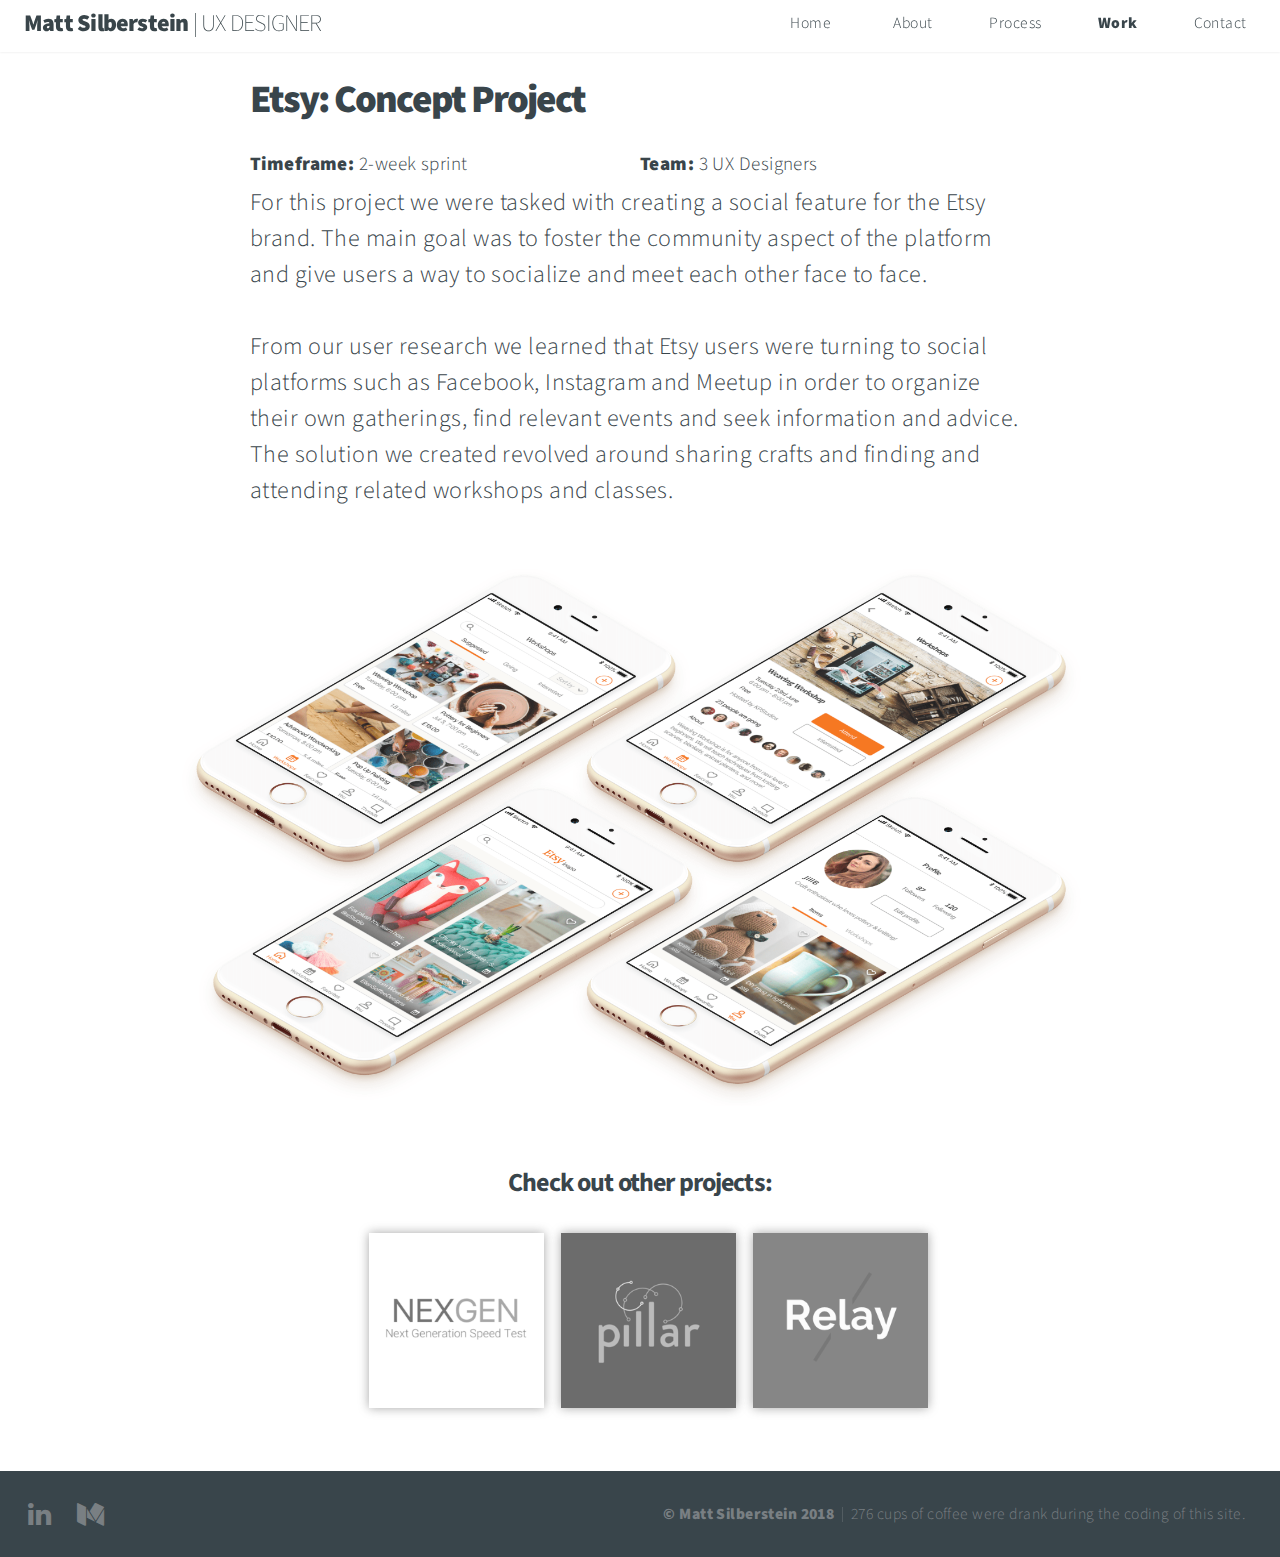
<file: etsy.html>
<!DOCTYPE HTML>
<!--
	Big Picture by HTML5 UP
	html5up.net | @ajlkn
	Free for personal and commercial use under the CCA 3.0 license (html5up.net/license)
-->
<html>
	<head>
		<title>Etsy - M Silberstein Portfolio</title>
		<meta charset="utf-8" />
		<meta name="viewport" content="width=device-width, initial-scale=1" />
		<!--[if lte IE 8]><script src="assets/js/ie/html5shiv.js"></script><![endif]-->
		<link rel="stylesheet" href="assets/css/main.css" />
		<!--[if lte IE 8]><link rel="stylesheet" href="assets/css/ie8.css" /><![endif]-->
		<!--[if lte IE 9]><link rel="stylesheet" href="assets/css/ie9.css" /><![endif]-->
		<link type="text/css" rel="stylesheet" href="assets/css/changes.css">
		<link type="text/css" rel="stylesheet" href="assets/css/changes.css">
		<link rel="apple-touch-icon" sizes="57x57" href="./coficon/apple-icon-57x57.png">
		<link rel="apple-touch-icon" sizes="60x60" href="./coficon/apple-icon-60x60.png">
		<link rel="apple-touch-icon" sizes="72x72" href="./coficon/apple-icon-72x72.png">
		<link rel="apple-touch-icon" sizes="76x76" href="./coficon/apple-icon-76x76.png">
		<link rel="apple-touch-icon" sizes="114x114" href="./coficon/apple-icon-114x114.png">
		<link rel="apple-touch-icon" sizes="120x120" href="./coficon/apple-icon-120x120.png">
		<link rel="apple-touch-icon" sizes="144x144" href="./coficon/apple-icon-144x144.png">
		<link rel="apple-touch-icon" sizes="152x152" href="./coficon/apple-icon-152x152.png">
		<link rel="apple-touch-icon" sizes="180x180" href="./coficon/apple-icon-180x180.png">
		<link rel="icon" type="image/png" sizes="192x192"  href="./coficon/android-icon-192x192.png">
		<link rel="icon" type="image/png" sizes="32x32" href="./coficon/favicon-32x32.png">
		<link rel="icon" type="image/png" sizes="96x96" href="./coficon/favicon-96x96.png">
		<link rel="icon" type="image/png" sizes="16x16" href="./coficon/favicon-16x16.png">
		<link rel="manifest" href="./coficon/manifest.json">
		<meta name="msapplication-TileColor" content="#ffffff">
		<meta name="msapplication-TileImage" content="/ms-icon-144x144.png">
		<meta name="theme-color" content="#ffffff">
	</head>
	<body>

		<!-- Header -->
		<header id="header">
			<a href="index.html"><h1>Matt Silberstein <span>| UX DESIGNER</span></h1></a>
			<nav>
				<ul>
					<li><a href="index.html">Home</a></li>
					<li><a href="index.html#work">About</a></li>
					<li><a href="index.html#process">Process</a></li>
					<li><a href="index.html#one"><strong>Work</strong></a></li>
					<li><a href="index.html#contact">Contact</a></li>
				</ul>
			</nav>
		</header>
<!--
		 Intro
			<section id="intro" class="main style1 dark fullscreen">
				<div class="content">
					<header>
						<h2>Hey! I'm Matt</h2>
					</header>
					<p>I drink coffee and design things.</p>
					<footer>
						<a href="#work" class="button style2 down">More</a>
					</footer>
				</div>
			</section> -->

			<!-- Work -->
				<section id="etsy" class="main style3 primary">
					<div class="content">
							<h2>Etsy: Concept Project</h2>
							<div class="smallp">
								<p><strong>Timeframe:</strong> 2-week sprint</p> <p><strong>Team:</strong> 3 UX Designers</p>
							</div>
							<p>For this project we were tasked with creating a social feature for the Etsy brand. The main goal was to foster the community aspect of the platform and give users a way to socialize and meet each other face to face.<br><br>From our user research we learned that Etsy users were turning to social platforms such as Facebook, Instagram and Meetup in order to organize their own gatherings, find relevant events and seek information and advice.<br>The solution we created revolved around sharing crafts and finding and attending related workshops and classes.</p>
							<div class="medium">
								<a href="https://medium.com/@matsilber/etsy-group-project-2a529c63c43" target="_blank" class="icon fa-medium"><strong><span>Read full case study on Medium</span></strong></a>
							</div>
							<div class="mobile">
								<img src="./images/etsymob.png" alt="">
							</div>
							<div class="screens">
								<img src="./images/etsy.png" alt="">
								<a href="https://medium.com/@matsilber/etsy-group-project-2a529c63c43" target="_blank">
									<div class="overlay1">
    								<div class="text">Read full case study on Medium</div>
  								</div>
								</a>
							</div>
							<!-- <div class="iteration">
								<img src="./images/iteration.png" alt="">
							</div>
							<div class="smiley">
								<img src="./images/smileys.png" alt="">
							</div>
							<div class="bottomimgs">
								<img class="mood" src="./images/moodboard.png" alt="">
								<img class="screen" src="./images/pillarscreen.jpg" alt="">
							</div> -->
							<!-- <h3>The Brief</h3>
							<p>Our job was to create a way for pregnant women and moms to log and keep track of their thoughts and feelings. This feature had to be included into their existing app and linked to their other already existing features.</p> -->
              <!-- <div class="flow">
	              <img src="./images/wireframes.png" alt="Wireframes">
              </div>
							<p class="italic">Early wireframes showing the main user flow.</p>
							<div class="flow">
              	<img src="./images/flow1.png" alt="User Flow">
              </div>
							<p class="italic">Diagram of the main user flow.</p>
							<p>Based on this flow I started putting together a mockup in order to discover how the app could be structured.<br><br> The platform selection wouldn't see any major changes in later iterations, but the results and the way the test was presented would changed dramatically.</p>
							<div class="screens">
								<img src="./images/nexgensc1.png" alt="Screen 1">
								<img src="./images/nexgensc2.png" alt="Screen 2">
								<img src="./images/nexgensc3.png" alt="Screen 3">
							</div>
							<p class="italic"><br>First mid fidelity mockups.</p>
							<p>In this early stage, the results where shown in terms or Download Speed, Upload Speed and Latency, much like a regular Speed Test. In addition, I included an option to see Advanced Results in hopes of catering to both tech savy and regular users alike.<br><br> An indicatior in the form of a smiley was added as a way to correlate those results with the streaming performance and to give a simple parameter for users to easily comprehend what do those results mean in terms of video streaming.</p> -->
							<!-- <h3>Process</h3>
							<p></p>
							<h3>The Solution</h3> -->
							<!-- <div class="screens">
								<img src="./images/nexgenv2.png" alt="Version 2 Screen 1">
								<img src="./images/nexgenv2_2.png" alt="Version 2 Screen 2">
								<img src="./images/nexgenv2_3.png" alt="Version 2 Screen 3">
							</div>
							<p class="italic"><br>Second iteration of the app showing new performance indicators.</p>
							<p>In order to better convey the results in terms of performance and not just connection speed we included several new icons which indicated the quality of the results.</p>
							<div class="result_icons">
								<img src="./images/resultsicon1.png" alt="Hourglass Icon">
								<img src="./images/resultsicon2.png" alt="Boat Icon">
								<img src="./images/resultsicon3.png" alt="Wings Icon">
								<img src="./images/resultsicon4.png" alt="Rocket Icon">
							</div>
							<p class="italic"><br>Series of icons showing the range of results.</p>
							<div class="drawings">
								<img src="./images/drawings.png" alt="Drawings">
							</div>
							<p class="italic"><br>Early sketches for the icons.</p>
							<p>This prototype was put together using Proto.io. Once the prototype was finished we began doing doing user testing straight away.</p>
							<h3>User Testing</h3>
							<p>We began doing user testing both internally and externally quite early in the development process. Internal testing was conducted by myself in order to get early feedback on the very first prototype we created.<br><br> External testing was done over Skype sessions, some of which I conducted myself and some of which I took notes of the feedback given by the testers. These tests provided valuable information and shone light on several issues in the design.<br><br> One of the first things we noticed was that users were confused by the way events such as Buffering, Jittering and HD availability were presented.<br> In some cases users were unfamiliar with these terms. For this reason, we knew we had to present them in a clearer way, include onboarding to explain their meaning and make sure the relation between the events and the video test was apparent.</p>
							<h3>Process</h3>
							<p>The process consisted of hi-fi prototypes, user testing feedback and several iterations. Early prototypes had a very playful look and showed video events during the test in the form of floating bubbles. After testing, we noticed that the bubbles created confusion and overwhelmed users during the test. A feeling which stayed with users and prevented them from understanding the results.<br><br> Later prototypes consisted of a more polished look, while still remaining friendly and playful. In addition, we redesigned the way events were showed in order to make them accessible and less confusing.<br><br> User testing of this prototype showed that people reacted better to this simplified approach to video events. Although some confusion still remained, the overall experience was a lot more accessible and by the second test performed most users had a good understanding of how the test worked.</p> -->
							<!-- <h3>Next Steps</h3>
							<p></p> -->
							<h4>Check out other projects:</h4>
							<div class="links">
								<a href="nexgen.html"><img src="./images/nexgenlink1.png" alt=""></a>
								<a href="pillar.html"><img src="./images/pillarlink1.png" alt=""></a>
								<a href="relay.html"><img src="./images/relaylink1.png" alt=""></a>
							</div>
							<!-- <div id="navileft"> -->
								<!-- <div class="precase">
									<a href="pillar.html" class="jambonext icon fa-angle-left"></a>
									<a href="pillar.html"><span>Previous Case Study</span></a>
								</div> -->
								<!-- <div class="nextcase">
									<a href="pillar.html"><span>Next Case Study</span></a>
									<a href="pillar.html" class="jambonext icon fa-angle-right"></a>
								</div>
							</div> -->

						<!-- Gallery
							<div class="gallery">
								<article class="from-left">
									<a href="images/fulls/01.jpg" class="image fit"><img src="images/thumbs/01.jpg" title="The Anonymous Red" alt="" /></a>
								</article>
								<article class="from-right">
									<a href="images/fulls/02.jpg" class="image fit"><img src="images/thumbs/02.jpg" title="Airchitecture II" alt="" /></a>
								</article>
								<article class="from-left">
									<a href="images/fulls/03.jpg" class="image fit"><img src="images/thumbs/03.jpg" title="Air Lounge" alt="" /></a>
								</article>
								<article class="from-right">
									<a href="images/fulls/04.jpg" class="image fit"><img src="images/thumbs/04.jpg" title="Carry on" alt="" /></a>
								</article>
								<article class="from-left">
									<a href="images/fulls/05.jpg" class="image fit"><img src="images/thumbs/05.jpg" title="The sparkling shell" alt="" /></a>
								</article>
								<article class="from-right">
									<a href="images/fulls/06.jpg" class="image fit"><img src="images/thumbs/06.jpg" title="Bent IX" alt="" /></a>
								</article>
							</div> -->

					</div>
				</section>
<!--
		 One
			<section id="one" class="main style2 right dark fullscreen">
				<div class="content box style2">
					<header>
						<h2>NexGen</h2>
					</header>
					<p>Nexgen is a video speed test app by OpenSignal which aims to bring speed tests to a whole new level.</p>
					<div class="readmore">
						<span><a href="#">Read more</a></span>
					</div>
				</div>
				<a href="#two" class="button style2 down anchored">Next</a>
			</section>

		 Two
			<section id="two" class="main style2 left dark fullscreen">
				<div class="content box style2">
					<header>
						<h2>Signal Mapper</h2>
					</header>
					<p>Lorem ipsum dolor sit amet et sapien sed elementum egestas dolore condimentum.
					Fusce blandit ultrices sapien, in accumsan orci rhoncus eu. Sed sodales venenatis arcu,
					id varius justo euismod in. Curabitur egestas consectetur magna.</p>
					<div class="readmore">
						<span><a href="#">Read more</a></span>
					</div>
				</div>
				<a href="#three" class="button style2 down anchored">Next</a>
			</section>

			 Three
				<section id="three" class="main style2 right dark fullscreen">
					<div class="content box style2">
						<header>
							<h2>Jambo!</h2>
						</header>
						<p>Jambo! is a food deliver platform that aims to popularize african food in London.</p>
						<div class="readmore">
							<span><a href="#">Read more</a></span>
						</div>
					</div>
					<a href="#work" class="button style2 down anchored">Next</a>
				</section> -->

		<!-- Contact
			<section id="contact" class="main style3 secondary">
				<div class="content">
					<header>
						<h2>Say Hello!</h2>
						<p>Do you think I'm the right fit for your team? Send me a message, lets drink coffee and design things together.</p>
					</header>
					<div class="box">
						<form method="post" action="mailto:matsilber@gmail.com">
							<div class="field half first"><input type="text" name="name" placeholder="Name" /></div>
							<div class="field half"><input type="email" name="email" placeholder="Email" /></div>
							<div class="field"><textarea name="message" placeholder="Message" rows="6"></textarea></div>
							<ul class="actions">
								<li><input type="submit" value="Send Message" /></li>
							</ul>
						</form>
					</div>
				</div>
			</section> -->

			<!-- Footer -->
			<footer id="footer">

				<!-- Icons -->
					<ul class="actions">
						<li><a href="https://linkedin.com/in/matt-silberstein" target="_blank" class="icon fa-linkedin"><span class="label">LinkedIn</span></a></li>
						<li><a href="https://medium.com/@matsilber" target="_blank" class="icon fa-medium"><span class="label">Medium</span></a></li>
						<!-- <li><a href="#" class="icon fa-envelope-o"><span class="label">Email</span></a></li> -->
					</ul>

				<!-- Menu -->
					<ul class="menu">
						<li><strong>&copy; Matt Silberstein 2018</strong></li><li>276 cups of coffee were drank during the coding of this site.</li>
					</ul>

			</footer>

		<!-- Scripts -->
			<script src="assets/js/jquery.min.js"></script>
			<script src="assets/js/jquery.poptrox.min.js"></script>
			<script src="assets/js/jquery.scrolly.min.js"></script>
			<script src="assets/js/jquery.scrollex.min.js"></script>
			<script src="assets/js/skel.min.js"></script>
			<script src="assets/js/util.js"></script>
			<!--[if lte IE 8]><script src="assets/js/ie/respond.min.js"></script><![endif]-->
			<script src="assets/js/main.js"></script>

	</body>
</html>
</file>
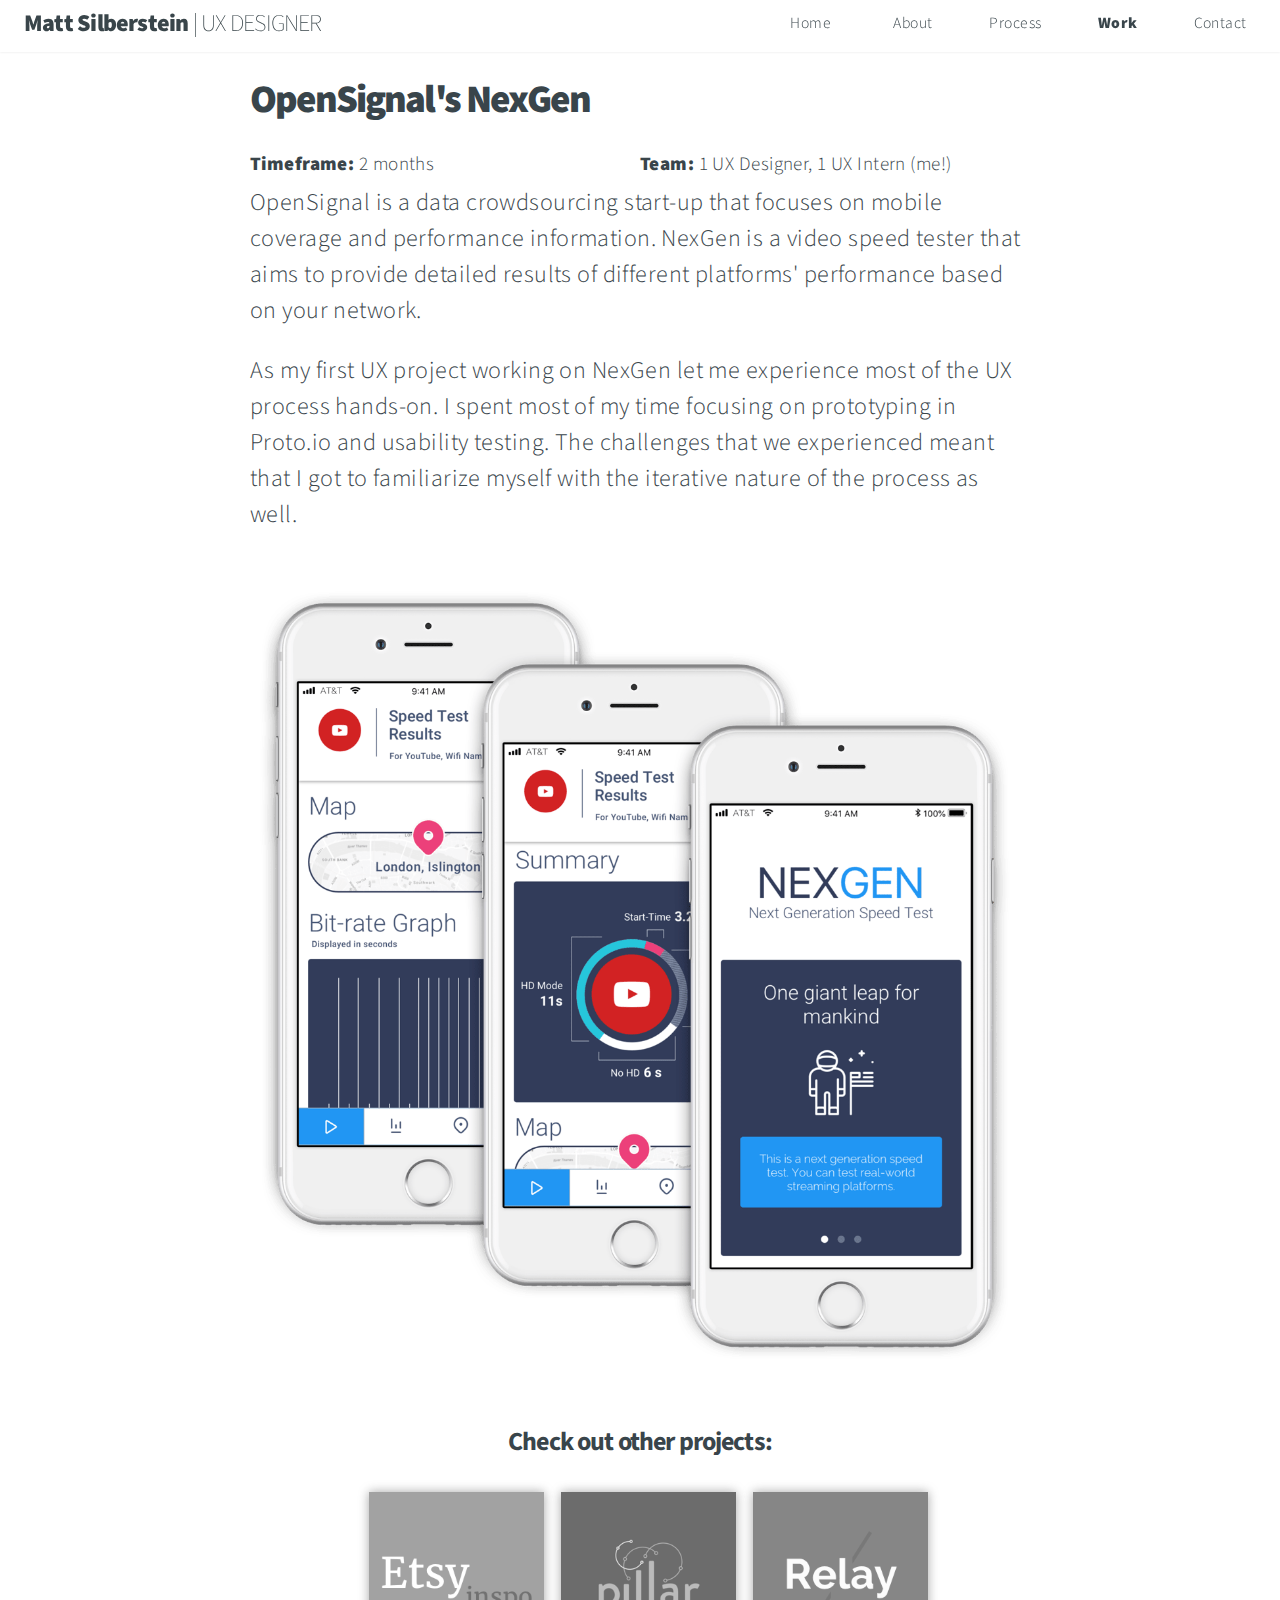
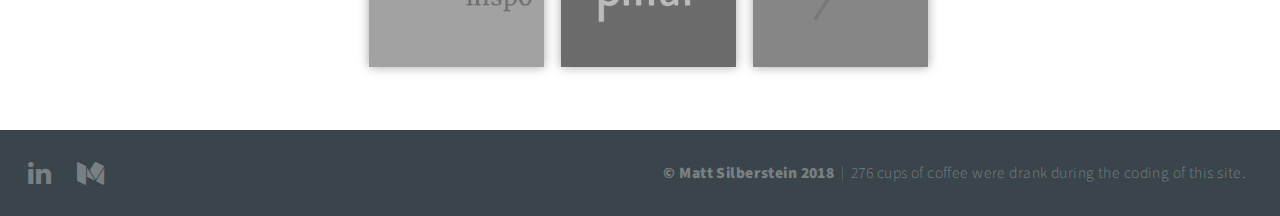
<file: nexgen.html>
<!DOCTYPE HTML>
<!--
	Big Picture by HTML5 UP
	html5up.net | @ajlkn
	Free for personal and commercial use under the CCA 3.0 license (html5up.net/license)
-->
<html>
	<head>
		<title>NexGen - M Silberstein Portfolio</title>
		<meta charset="utf-8" />
		<meta name="viewport" content="width=device-width, initial-scale=1" />
		<!--[if lte IE 8]><script src="assets/js/ie/html5shiv.js"></script><![endif]-->
		<link rel="stylesheet" href="assets/css/main.css" />
		<!--[if lte IE 8]><link rel="stylesheet" href="assets/css/ie8.css" /><![endif]-->
		<!--[if lte IE 9]><link rel="stylesheet" href="assets/css/ie9.css" /><![endif]-->
		<link type="text/css" rel="stylesheet" href="assets/css/changes.css">
		<link rel="apple-touch-icon" sizes="57x57" href="./coficon/apple-icon-57x57.png">
		<link rel="apple-touch-icon" sizes="60x60" href="./coficon/apple-icon-60x60.png">
		<link rel="apple-touch-icon" sizes="72x72" href="./coficon/apple-icon-72x72.png">
		<link rel="apple-touch-icon" sizes="76x76" href="./coficon/apple-icon-76x76.png">
		<link rel="apple-touch-icon" sizes="114x114" href="./coficon/apple-icon-114x114.png">
		<link rel="apple-touch-icon" sizes="120x120" href="./coficon/apple-icon-120x120.png">
		<link rel="apple-touch-icon" sizes="144x144" href="./coficon/apple-icon-144x144.png">
		<link rel="apple-touch-icon" sizes="152x152" href="./coficon/apple-icon-152x152.png">
		<link rel="apple-touch-icon" sizes="180x180" href="./coficon/apple-icon-180x180.png">
		<link rel="icon" type="image/png" sizes="192x192"  href="./coficon/android-icon-192x192.png">
		<link rel="icon" type="image/png" sizes="32x32" href="./coficon/favicon-32x32.png">
		<link rel="icon" type="image/png" sizes="96x96" href="./coficon/favicon-96x96.png">
		<link rel="icon" type="image/png" sizes="16x16" href="./coficon/favicon-16x16.png">
		<link rel="manifest" href="./coficon/manifest.json">
		<meta name="msapplication-TileColor" content="#ffffff">
		<meta name="msapplication-TileImage" content="/ms-icon-144x144.png">
		<meta name="theme-color" content="#ffffff">
	</head>
	<body>

		<!-- Header -->
		<header id="header">
			<a href="index.html"><h1>Matt Silberstein <span>| UX DESIGNER</span></h1></a>
			<nav>
				<ul>
					<li><a href="index.html">Home</a></li>
					<li><a href="index.html#work">About</a></li>
					<li><a href="index.html#process">Process</a></li>
					<li><a href="index.html#one"><strong>Work</strong></a></li>
					<li><a href="index.html#contact">Contact</a></li>
				</ul>
			</nav>
		</header>
<!--
		 Intro
			<section id="intro" class="main style1 dark fullscreen">
				<div class="content">
					<header>
						<h2>Hey! I'm Matt</h2>
					</header>
					<p>I drink coffee and design things.</p>
					<footer>
						<a href="#work" class="button style2 down">More</a>
					</footer>
				</div>
			</section> -->

			<!-- Work -->
				<section id="nexgen" class="main style3 primary">
					<div class="content">
							<h2>OpenSignal's NexGen</h2>
							<div class="smallp">
								<p><strong>Timeframe:</strong> 2 months</p> <p><strong>Team:</strong> 1 UX Designer, 1 UX Intern (me!)</p>
							</div>
							<p>OpenSignal is a data crowdsourcing start-up that focuses on mobile coverage and performance information. NexGen is a video speed tester that aims to provide detailed results of different platforms' performance based on your network.</p>
							<p>As my first UX project working on NexGen let me experience most of the UX process hands-on. I spent most of my time focusing on prototyping in Proto.io and usability testing. The challenges that we experienced meant that I got to familiarize myself with the iterative nature of the process as well.</p>
							<div class="medium">
								<a href="https://medium.com/@matsilber/etsy-group-project-2a529c63c43" target="_blank" class="icon fa-medium"><strong><span>Read full case study on Medium</span></strong></a>
							</div>
							<div class="screens">
								<img src="./images/nexgenimg.png" alt="">
								<a href="https://medium.com/@matsilber/nexgen-case-study-72fe96ee2316" target="_blank">
									<div class="overlay4">
    								<div class="text">Read full case study on Medium</div>
  								</div>
								</a>
							</div>
							<!-- <div class="iteration">
								<img src="./images/iteration.png" alt="">
							</div>
							<div class="smiley">
								<img src="./images/smileys.png" alt="">
							</div>
							<div class="bottomimgs">
								<img class="mood" src="./images/moodboard.png" alt="">
								<img class="screen" src="./images/pillarscreen.jpg" alt="">
							</div> -->
							<!-- <h3>The Brief</h3>
							<p>Our job was to create a way for pregnant women and moms to log and keep track of their thoughts and feelings. This feature had to be included into their existing app and linked to their other already existing features.</p> -->
              <!-- <div class="flow">
	              <img src="./images/wireframes.png" alt="Wireframes">
              </div>
							<p class="italic">Early wireframes showing the main user flow.</p>
							<div class="flow">
              	<img src="./images/flow1.png" alt="User Flow">
              </div>
							<p class="italic">Diagram of the main user flow.</p>
							<p>Based on this flow I started putting together a mockup in order to discover how the app could be structured.<br><br> The platform selection wouldn't see any major changes in later iterations, but the results and the way the test was presented would changed dramatically.</p>
							<div class="screens">
								<img src="./images/nexgensc1.png" alt="Screen 1">
								<img src="./images/nexgensc2.png" alt="Screen 2">
								<img src="./images/nexgensc3.png" alt="Screen 3">
							</div>
							<p class="italic"><br>First mid fidelity mockups.</p>
							<p>In this early stage, the results where shown in terms or Download Speed, Upload Speed and Latency, much like a regular Speed Test. In addition, I included an option to see Advanced Results in hopes of catering to both tech savy and regular users alike.<br><br> An indicatior in the form of a smiley was added as a way to correlate those results with the streaming performance and to give a simple parameter for users to easily comprehend what do those results mean in terms of video streaming.</p> -->
							<!-- <h3>Process</h3>
							<p></p>
							<h3>The Solution</h3> -->
							<!-- <div class="screens">
								<img src="./images/nexgenv2.png" alt="Version 2 Screen 1">
								<img src="./images/nexgenv2_2.png" alt="Version 2 Screen 2">
								<img src="./images/nexgenv2_3.png" alt="Version 2 Screen 3">
							</div>
							<p class="italic"><br>Second iteration of the app showing new performance indicators.</p>
							<p>In order to better convey the results in terms of performance and not just connection speed we included several new icons which indicated the quality of the results.</p>
							<div class="result_icons">
								<img src="./images/resultsicon1.png" alt="Hourglass Icon">
								<img src="./images/resultsicon2.png" alt="Boat Icon">
								<img src="./images/resultsicon3.png" alt="Wings Icon">
								<img src="./images/resultsicon4.png" alt="Rocket Icon">
							</div>
							<p class="italic"><br>Series of icons showing the range of results.</p>
							<div class="drawings">
								<img src="./images/drawings.png" alt="Drawings">
							</div>
							<p class="italic"><br>Early sketches for the icons.</p>
							<p>This prototype was put together using Proto.io. Once the prototype was finished we began doing doing user testing straight away.</p>
							<h3>User Testing</h3>
							<p>We began doing user testing both internally and externally quite early in the development process. Internal testing was conducted by myself in order to get early feedback on the very first prototype we created.<br><br> External testing was done over Skype sessions, some of which I conducted myself and some of which I took notes of the feedback given by the testers. These tests provided valuable information and shone light on several issues in the design.<br><br> One of the first things we noticed was that users were confused by the way events such as Buffering, Jittering and HD availability were presented.<br> In some cases users were unfamiliar with these terms. For this reason, we knew we had to present them in a clearer way, include onboarding to explain their meaning and make sure the relation between the events and the video test was apparent.</p>
							<h3>Process</h3>
							<p>The process consisted of hi-fi prototypes, user testing feedback and several iterations. Early prototypes had a very playful look and showed video events during the test in the form of floating bubbles. After testing, we noticed that the bubbles created confusion and overwhelmed users during the test. A feeling which stayed with users and prevented them from understanding the results.<br><br> Later prototypes consisted of a more polished look, while still remaining friendly and playful. In addition, we redesigned the way events were showed in order to make them accessible and less confusing.<br><br> User testing of this prototype showed that people reacted better to this simplified approach to video events. Although some confusion still remained, the overall experience was a lot more accessible and by the second test performed most users had a good understanding of how the test worked.</p> -->
							<!-- <h3>Next Steps</h3>
							<p></p> -->
							<h4>Check out other projects:</h4>
							<div class="links">
								<a href="etsy.html"><img src="./images/etsylink1.png" alt=""></a>
								<a href="pillar.html"><img src="./images/pillarlink1.png" alt=""></a>
								<a href="relay.html"><img src="./images/relaylink1.png" alt=""></a>
							</div>
							<!-- <div id="navi">
								<div class="precase">
									<a href="relay.html" class="jambonext icon fa-angle-left"></a>
									<a href="relay.html"><span>Previous Case Study</span></a>
								</div> -->
								<!-- <div class="nextcase">
									<a href="nexgen.html"><span>Next Case Study</span></a>
									<a href="nexgen.html" class="jambonext icon fa-angle-right"></a>
								</div> -->
							</div>

						<!-- Gallery
							<div class="gallery">
								<article class="from-left">
									<a href="images/fulls/01.jpg" class="image fit"><img src="images/thumbs/01.jpg" title="The Anonymous Red" alt="" /></a>
								</article>
								<article class="from-right">
									<a href="images/fulls/02.jpg" class="image fit"><img src="images/thumbs/02.jpg" title="Airchitecture II" alt="" /></a>
								</article>
								<article class="from-left">
									<a href="images/fulls/03.jpg" class="image fit"><img src="images/thumbs/03.jpg" title="Air Lounge" alt="" /></a>
								</article>
								<article class="from-right">
									<a href="images/fulls/04.jpg" class="image fit"><img src="images/thumbs/04.jpg" title="Carry on" alt="" /></a>
								</article>
								<article class="from-left">
									<a href="images/fulls/05.jpg" class="image fit"><img src="images/thumbs/05.jpg" title="The sparkling shell" alt="" /></a>
								</article>
								<article class="from-right">
									<a href="images/fulls/06.jpg" class="image fit"><img src="images/thumbs/06.jpg" title="Bent IX" alt="" /></a>
								</article>
							</div> -->

					</div>
				</section>
<!--
		 One
			<section id="one" class="main style2 right dark fullscreen">
				<div class="content box style2">
					<header>
						<h2>NexGen</h2>
					</header>
					<p>Nexgen is a video speed test app by OpenSignal which aims to bring speed tests to a whole new level.</p>
					<div class="readmore">
						<span><a href="#">Read more</a></span>
					</div>
				</div>
				<a href="#two" class="button style2 down anchored">Next</a>
			</section>

		 Two
			<section id="two" class="main style2 left dark fullscreen">
				<div class="content box style2">
					<header>
						<h2>Signal Mapper</h2>
					</header>
					<p>Lorem ipsum dolor sit amet et sapien sed elementum egestas dolore condimentum.
					Fusce blandit ultrices sapien, in accumsan orci rhoncus eu. Sed sodales venenatis arcu,
					id varius justo euismod in. Curabitur egestas consectetur magna.</p>
					<div class="readmore">
						<span><a href="#">Read more</a></span>
					</div>
				</div>
				<a href="#three" class="button style2 down anchored">Next</a>
			</section>

			 Three
				<section id="three" class="main style2 right dark fullscreen">
					<div class="content box style2">
						<header>
							<h2>Jambo!</h2>
						</header>
						<p>Jambo! is a food deliver platform that aims to popularize african food in London.</p>
						<div class="readmore">
							<span><a href="#">Read more</a></span>
						</div>
					</div>
					<a href="#work" class="button style2 down anchored">Next</a>
				</section> -->

		<!-- Contact
			<section id="contact" class="main style3 secondary">
				<div class="content">
					<header>
						<h2>Say Hello!</h2>
						<p>Do you think I'm the right fit for your team? Send me a message, lets drink coffee and design things together.</p>
					</header>
					<div class="box">
						<form method="post" action="mailto:matsilber@gmail.com">
							<div class="field half first"><input type="text" name="name" placeholder="Name" /></div>
							<div class="field half"><input type="email" name="email" placeholder="Email" /></div>
							<div class="field"><textarea name="message" placeholder="Message" rows="6"></textarea></div>
							<ul class="actions">
								<li><input type="submit" value="Send Message" /></li>
							</ul>
						</form>
					</div>
				</div>
			</section> -->

			<!-- Footer -->
			<footer id="footer">

				<!-- Icons -->
					<ul class="actions">
						<li><a href="https://linkedin.com/in/matt-silberstein" target="_blank" class="icon fa-linkedin"><span class="label">LinkedIn</span></a></li>
						<li><a href="https://medium.com/@matsilber" target="_blank" class="icon fa-medium"><span class="label">Medium</span></a></li>
						<!-- <li><a href="#" class="icon fa-envelope-o"><span class="label">Email</span></a></li> -->
					</ul>

				<!-- Menu -->
					<ul class="menu">
						<li><strong>&copy; Matt Silberstein 2018</strong></li><li>276 cups of coffee were drank during the coding of this site.</li>
					</ul>

			</footer>

		<!-- Scripts -->
			<script src="assets/js/jquery.min.js"></script>
			<script src="assets/js/jquery.poptrox.min.js"></script>
			<script src="assets/js/jquery.scrolly.min.js"></script>
			<script src="assets/js/jquery.scrollex.min.js"></script>
			<script src="assets/js/skel.min.js"></script>
			<script src="assets/js/util.js"></script>
			<!--[if lte IE 8]><script src="assets/js/ie/respond.min.js"></script><![endif]-->
			<script src="assets/js/main.js"></script>

	</body>
</html>
</file>
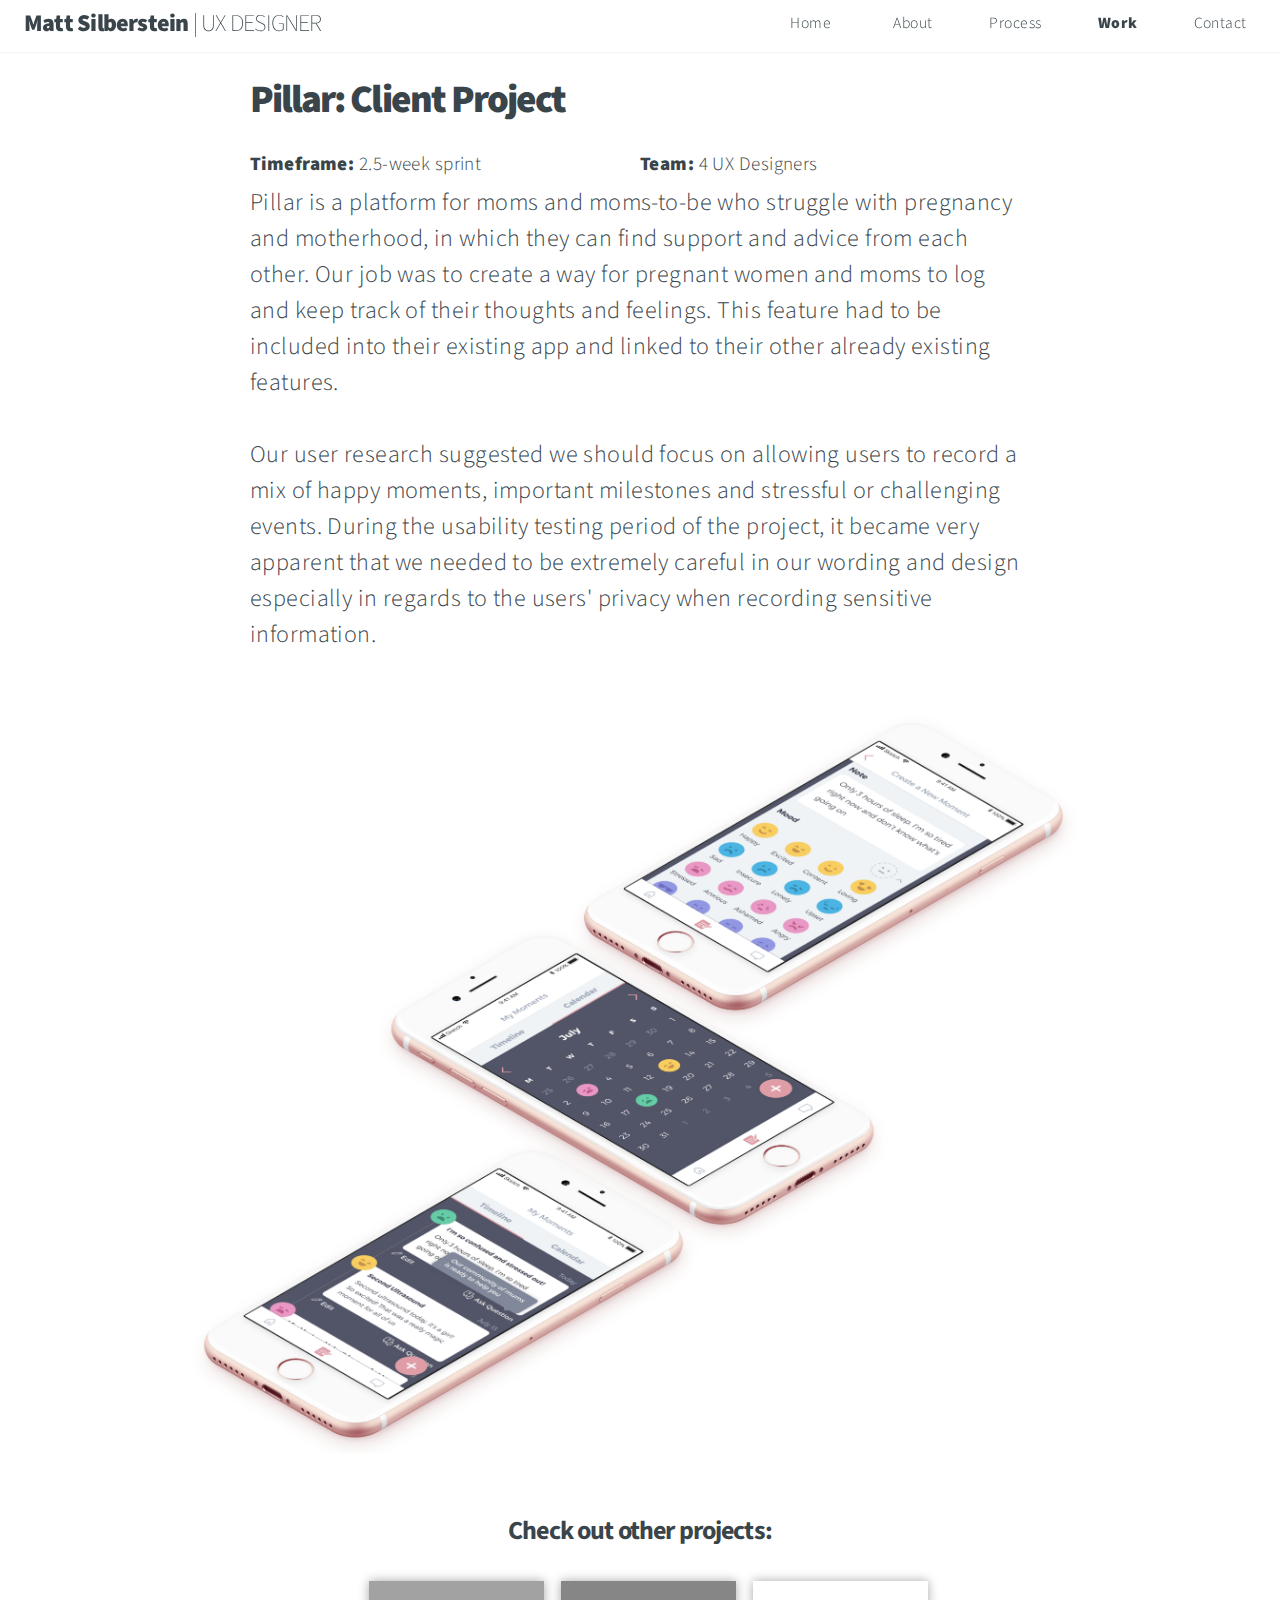
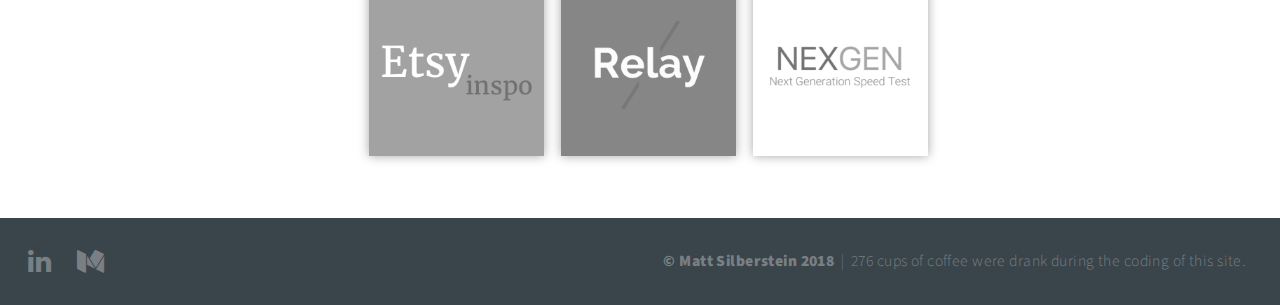
<file: Pillar.html>
<!DOCTYPE HTML>
<!--
	Big Picture by HTML5 UP
	html5up.net | @ajlkn
	Free for personal and commercial use under the CCA 3.0 license (html5up.net/license)
-->
<html>
	<head>
		<title>Pillar - M Silberstein Portfolio</title>
		<meta charset="utf-8" />
		<meta name="viewport" content="width=device-width, initial-scale=1" />
		<!--[if lte IE 8]><script src="assets/js/ie/html5shiv.js"></script><![endif]-->
		<link rel="stylesheet" href="assets/css/main.css" />
		<!--[if lte IE 8]><link rel="stylesheet" href="assets/css/ie8.css" /><![endif]-->
		<!--[if lte IE 9]><link rel="stylesheet" href="assets/css/ie9.css" /><![endif]-->
		<link type="text/css" rel="stylesheet" href="assets/css/changes.css">
		<link type="text/css" rel="stylesheet" href="assets/css/changes.css">
		<link rel="apple-touch-icon" sizes="57x57" href="./coficon/apple-icon-57x57.png">
		<link rel="apple-touch-icon" sizes="60x60" href="./coficon/apple-icon-60x60.png">
		<link rel="apple-touch-icon" sizes="72x72" href="./coficon/apple-icon-72x72.png">
		<link rel="apple-touch-icon" sizes="76x76" href="./coficon/apple-icon-76x76.png">
		<link rel="apple-touch-icon" sizes="114x114" href="./coficon/apple-icon-114x114.png">
		<link rel="apple-touch-icon" sizes="120x120" href="./coficon/apple-icon-120x120.png">
		<link rel="apple-touch-icon" sizes="144x144" href="./coficon/apple-icon-144x144.png">
		<link rel="apple-touch-icon" sizes="152x152" href="./coficon/apple-icon-152x152.png">
		<link rel="apple-touch-icon" sizes="180x180" href="./coficon/apple-icon-180x180.png">
		<link rel="icon" type="image/png" sizes="192x192"  href="./coficon/android-icon-192x192.png">
		<link rel="icon" type="image/png" sizes="32x32" href="./coficon/favicon-32x32.png">
		<link rel="icon" type="image/png" sizes="96x96" href="./coficon/favicon-96x96.png">
		<link rel="icon" type="image/png" sizes="16x16" href="./coficon/favicon-16x16.png">
		<link rel="manifest" href="./coficon/manifest.json">
		<meta name="msapplication-TileColor" content="#ffffff">
		<meta name="msapplication-TileImage" content="/ms-icon-144x144.png">
		<meta name="theme-color" content="#ffffff">
	</head>
	<body>

		<!-- Header -->
		<header id="header">
			<a href="index.html"><h1>Matt Silberstein <span>| UX DESIGNER</span></h1></a>
			<nav>
				<ul>
					<li><a href="index.html">Home</a></li>
					<li><a href="index.html#work">About</a></li>
					<li><a href="index.html#process">Process</a></li>
					<li><a href="index.html#one"><strong>Work</strong></a></li>
					<li><a href="index.html#contact">Contact</a></li>
				</ul>
			</nav>
		</header>
<!--
		 Intro
			<section id="intro" class="main style1 dark fullscreen">
				<div class="content">
					<header>
						<h2>Hey! I'm Matt</h2>
					</header>
					<p>I drink coffee and design things.</p>
					<footer>
						<a href="#work" class="button style2 down">More</a>
					</footer>
				</div>
			</section> -->

			<!-- Work -->
				<section id="pillar" class="main style3 primary">
					<div class="content">
							<h2>Pillar: Client Project</h2>
							<div class="smallp">
								<p><strong>Timeframe:</strong> 2.5-week sprint</p> <p><strong>Team:</strong> 4 UX Designers</p>
							</div>
							<p>Pillar is a platform for moms and moms-to-be who struggle with pregnancy and motherhood, in which they can find support and advice from each other. Our job was to create a way for pregnant women and moms to log and keep track of their thoughts and feelings. This feature had to be included into their existing app and linked to their other already existing features.<br><br>Our user research suggested we should focus on allowing users to record a mix of happy moments, important milestones and stressful or challenging events.
              During the usability testing period of the project, it became very apparent that we needed to be extremely careful in our wording and design especially in regards to the users' privacy when recording sensitive information.</p>
							<div class="medium">
								<a href="https://blog.prototypr.io/client-project-case-study-pillar-ee459a3c91d9" target="_blank" class="icon fa-medium"><strong><span>Read full case study on Medium</span></strong></a>
							</div>
							<div class="screens">
								<img src="./images/pillarimg.png" alt="">
								<a href="https://blog.prototypr.io/client-project-case-study-pillar-ee459a3c91d9" target="_blank">
									<div class="overlay2">
										<div class="text">Read full case study on Medium</div>
									</div>
								</a>
							</div>
							<!-- <div class="iteration">
								<img src="./images/iteration.png" alt="">
							</div>
							<div class="smiley">
								<img src="./images/smileys.png" alt="">
							</div>
							<div class="bottomimgs">
								<img class="mood" src="./images/moodboard.png" alt="">
								<img class="screen" src="./images/pillarscreen.jpg" alt="">
							</div> -->
							<!-- <h3>The Brief</h3>
							<p>Our job was to create a way for pregnant women and moms to log and keep track of their thoughts and feelings. This feature had to be included into their existing app and linked to their other already existing features.</p> -->
              <!-- <div class="flow">
	              <img src="./images/wireframes.png" alt="Wireframes">
              </div>
							<p class="italic">Early wireframes showing the main user flow.</p>
							<div class="flow">
              	<img src="./images/flow1.png" alt="User Flow">
              </div>
							<p class="italic">Diagram of the main user flow.</p>
							<p>Based on this flow I started putting together a mockup in order to discover how the app could be structured.<br><br> The platform selection wouldn't see any major changes in later iterations, but the results and the way the test was presented would changed dramatically.</p>
							<div class="screens">
								<img src="./images/nexgensc1.png" alt="Screen 1">
								<img src="./images/nexgensc2.png" alt="Screen 2">
								<img src="./images/nexgensc3.png" alt="Screen 3">
							</div>
							<p class="italic"><br>First mid fidelity mockups.</p>
							<p>In this early stage, the results where shown in terms or Download Speed, Upload Speed and Latency, much like a regular Speed Test. In addition, I included an option to see Advanced Results in hopes of catering to both tech savy and regular users alike.<br><br> An indicatior in the form of a smiley was added as a way to correlate those results with the streaming performance and to give a simple parameter for users to easily comprehend what do those results mean in terms of video streaming.</p> -->
							<!-- <h3>Process</h3>
							<p></p>
							<h3>The Solution</h3> -->
							<!-- <div class="screens">
								<img src="./images/nexgenv2.png" alt="Version 2 Screen 1">
								<img src="./images/nexgenv2_2.png" alt="Version 2 Screen 2">
								<img src="./images/nexgenv2_3.png" alt="Version 2 Screen 3">
							</div>
							<p class="italic"><br>Second iteration of the app showing new performance indicators.</p>
							<p>In order to better convey the results in terms of performance and not just connection speed we included several new icons which indicated the quality of the results.</p>
							<div class="result_icons">
								<img src="./images/resultsicon1.png" alt="Hourglass Icon">
								<img src="./images/resultsicon2.png" alt="Boat Icon">
								<img src="./images/resultsicon3.png" alt="Wings Icon">
								<img src="./images/resultsicon4.png" alt="Rocket Icon">
							</div>
							<p class="italic"><br>Series of icons showing the range of results.</p>
							<div class="drawings">
								<img src="./images/drawings.png" alt="Drawings">
							</div>
							<p class="italic"><br>Early sketches for the icons.</p>
							<p>This prototype was put together using Proto.io. Once the prototype was finished we began doing doing user testing straight away.</p>
							<h3>User Testing</h3>
							<p>We began doing user testing both internally and externally quite early in the development process. Internal testing was conducted by myself in order to get early feedback on the very first prototype we created.<br><br> External testing was done over Skype sessions, some of which I conducted myself and some of which I took notes of the feedback given by the testers. These tests provided valuable information and shone light on several issues in the design.<br><br> One of the first things we noticed was that users were confused by the way events such as Buffering, Jittering and HD availability were presented.<br> In some cases users were unfamiliar with these terms. For this reason, we knew we had to present them in a clearer way, include onboarding to explain their meaning and make sure the relation between the events and the video test was apparent.</p>
							<h3>Process</h3>
							<p>The process consisted of hi-fi prototypes, user testing feedback and several iterations. Early prototypes had a very playful look and showed video events during the test in the form of floating bubbles. After testing, we noticed that the bubbles created confusion and overwhelmed users during the test. A feeling which stayed with users and prevented them from understanding the results.<br><br> Later prototypes consisted of a more polished look, while still remaining friendly and playful. In addition, we redesigned the way events were showed in order to make them accessible and less confusing.<br><br> User testing of this prototype showed that people reacted better to this simplified approach to video events. Although some confusion still remained, the overall experience was a lot more accessible and by the second test performed most users had a good understanding of how the test worked.</p> -->
							<!-- <h3>Next Steps</h3>
							<p></p> -->
							<!-- <div class="medium">
								<a href="https://blog.prototypr.io/client-project-case-study-pillar-ee459a3c91d9" target="_blank" class="icon fa-medium"><strong><span>Read full case study on Medium</span></strong></a>
							</div> -->
							<h4>Check out other projects:</h4>
							<div class="links">
								<a href="etsy.html"><img src="./images/etsylink1.png" alt=""></a>
								<a href="relay.html"><img src="./images/relaylink1.png" alt=""></a>
								<a href="nexgen.html"><img src="./images/nexgenlink1.png" alt=""></a>
							</div>
							<!-- <div id="navi">
								<div class="precase">
									<a href="etsy.html" class="jambonext icon fa-angle-left"></a>
									<a href="etsy.html"><span>Previous Case Study</span></a>
								</div>
								<div class="nextcase">
									<a href="relay.html"><span>Next Case Study</span></a>
									<a href="relay.html" class="jambonext icon fa-angle-right"></a>
								</div>
							</div> -->

						<!-- Gallery
							<div class="gallery">
								<article class="from-left">
									<a href="images/fulls/01.jpg" class="image fit"><img src="images/thumbs/01.jpg" title="The Anonymous Red" alt="" /></a>
								</article>
								<article class="from-right">
									<a href="images/fulls/02.jpg" class="image fit"><img src="images/thumbs/02.jpg" title="Airchitecture II" alt="" /></a>
								</article>
								<article class="from-left">
									<a href="images/fulls/03.jpg" class="image fit"><img src="images/thumbs/03.jpg" title="Air Lounge" alt="" /></a>
								</article>
								<article class="from-right">
									<a href="images/fulls/04.jpg" class="image fit"><img src="images/thumbs/04.jpg" title="Carry on" alt="" /></a>
								</article>
								<article class="from-left">
									<a href="images/fulls/05.jpg" class="image fit"><img src="images/thumbs/05.jpg" title="The sparkling shell" alt="" /></a>
								</article>
								<article class="from-right">
									<a href="images/fulls/06.jpg" class="image fit"><img src="images/thumbs/06.jpg" title="Bent IX" alt="" /></a>
								</article>
							</div> -->

					</div>
				</section>
<!--
		 One
			<section id="one" class="main style2 right dark fullscreen">
				<div class="content box style2">
					<header>
						<h2>NexGen</h2>
					</header>
					<p>Nexgen is a video speed test app by OpenSignal which aims to bring speed tests to a whole new level.</p>
					<div class="readmore">
						<span><a href="#">Read more</a></span>
					</div>
				</div>
				<a href="#two" class="button style2 down anchored">Next</a>
			</section>

		 Two
			<section id="two" class="main style2 left dark fullscreen">
				<div class="content box style2">
					<header>
						<h2>Signal Mapper</h2>
					</header>
					<p>Lorem ipsum dolor sit amet et sapien sed elementum egestas dolore condimentum.
					Fusce blandit ultrices sapien, in accumsan orci rhoncus eu. Sed sodales venenatis arcu,
					id varius justo euismod in. Curabitur egestas consectetur magna.</p>
					<div class="readmore">
						<span><a href="#">Read more</a></span>
					</div>
				</div>
				<a href="#three" class="button style2 down anchored">Next</a>
			</section>

			 Three
				<section id="three" class="main style2 right dark fullscreen">
					<div class="content box style2">
						<header>
							<h2>Jambo!</h2>
						</header>
						<p>Jambo! is a food deliver platform that aims to popularize african food in London.</p>
						<div class="readmore">
							<span><a href="#">Read more</a></span>
						</div>
					</div>
					<a href="#work" class="button style2 down anchored">Next</a>
				</section> -->

		<!-- Contact
			<section id="contact" class="main style3 secondary">
				<div class="content">
					<header>
						<h2>Say Hello!</h2>
						<p>Do you think I'm the right fit for your team? Send me a message, lets drink coffee and design things together.</p>
					</header>
					<div class="box">
						<form method="post" action="mailto:matsilber@gmail.com">
							<div class="field half first"><input type="text" name="name" placeholder="Name" /></div>
							<div class="field half"><input type="email" name="email" placeholder="Email" /></div>
							<div class="field"><textarea name="message" placeholder="Message" rows="6"></textarea></div>
							<ul class="actions">
								<li><input type="submit" value="Send Message" /></li>
							</ul>
						</form>
					</div>
				</div>
			</section> -->

			<!-- Footer -->
			<footer id="footer">

				<!-- Icons -->
					<ul class="actions">
						<li><a href="https://linkedin.com/in/matt-silberstein" target="_blank" class="icon fa-linkedin"><span class="label">LinkedIn</span></a></li>
						<li><a href="https://medium.com/@matsilber" target="_blank" class="icon fa-medium"><span class="label">Medium</span></a></li>
						<!-- <li><a href="#" class="icon fa-envelope-o"><span class="label">Email</span></a></li> -->
					</ul>

				<!-- Menu -->
					<ul class="menu">
						<li><strong>&copy; Matt Silberstein 2018</strong></li><li>276 cups of coffee were drank during the coding of this site.</li>
					</ul>

			</footer>

		<!-- Scripts -->
			<script src="assets/js/jquery.min.js"></script>
			<script src="assets/js/jquery.poptrox.min.js"></script>
			<script src="assets/js/jquery.scrolly.min.js"></script>
			<script src="assets/js/jquery.scrollex.min.js"></script>
			<script src="assets/js/skel.min.js"></script>
			<script src="assets/js/util.js"></script>
			<!--[if lte IE 8]><script src="assets/js/ie/respond.min.js"></script><![endif]-->
			<script src="assets/js/main.js"></script>

	</body>
</html>
</file>
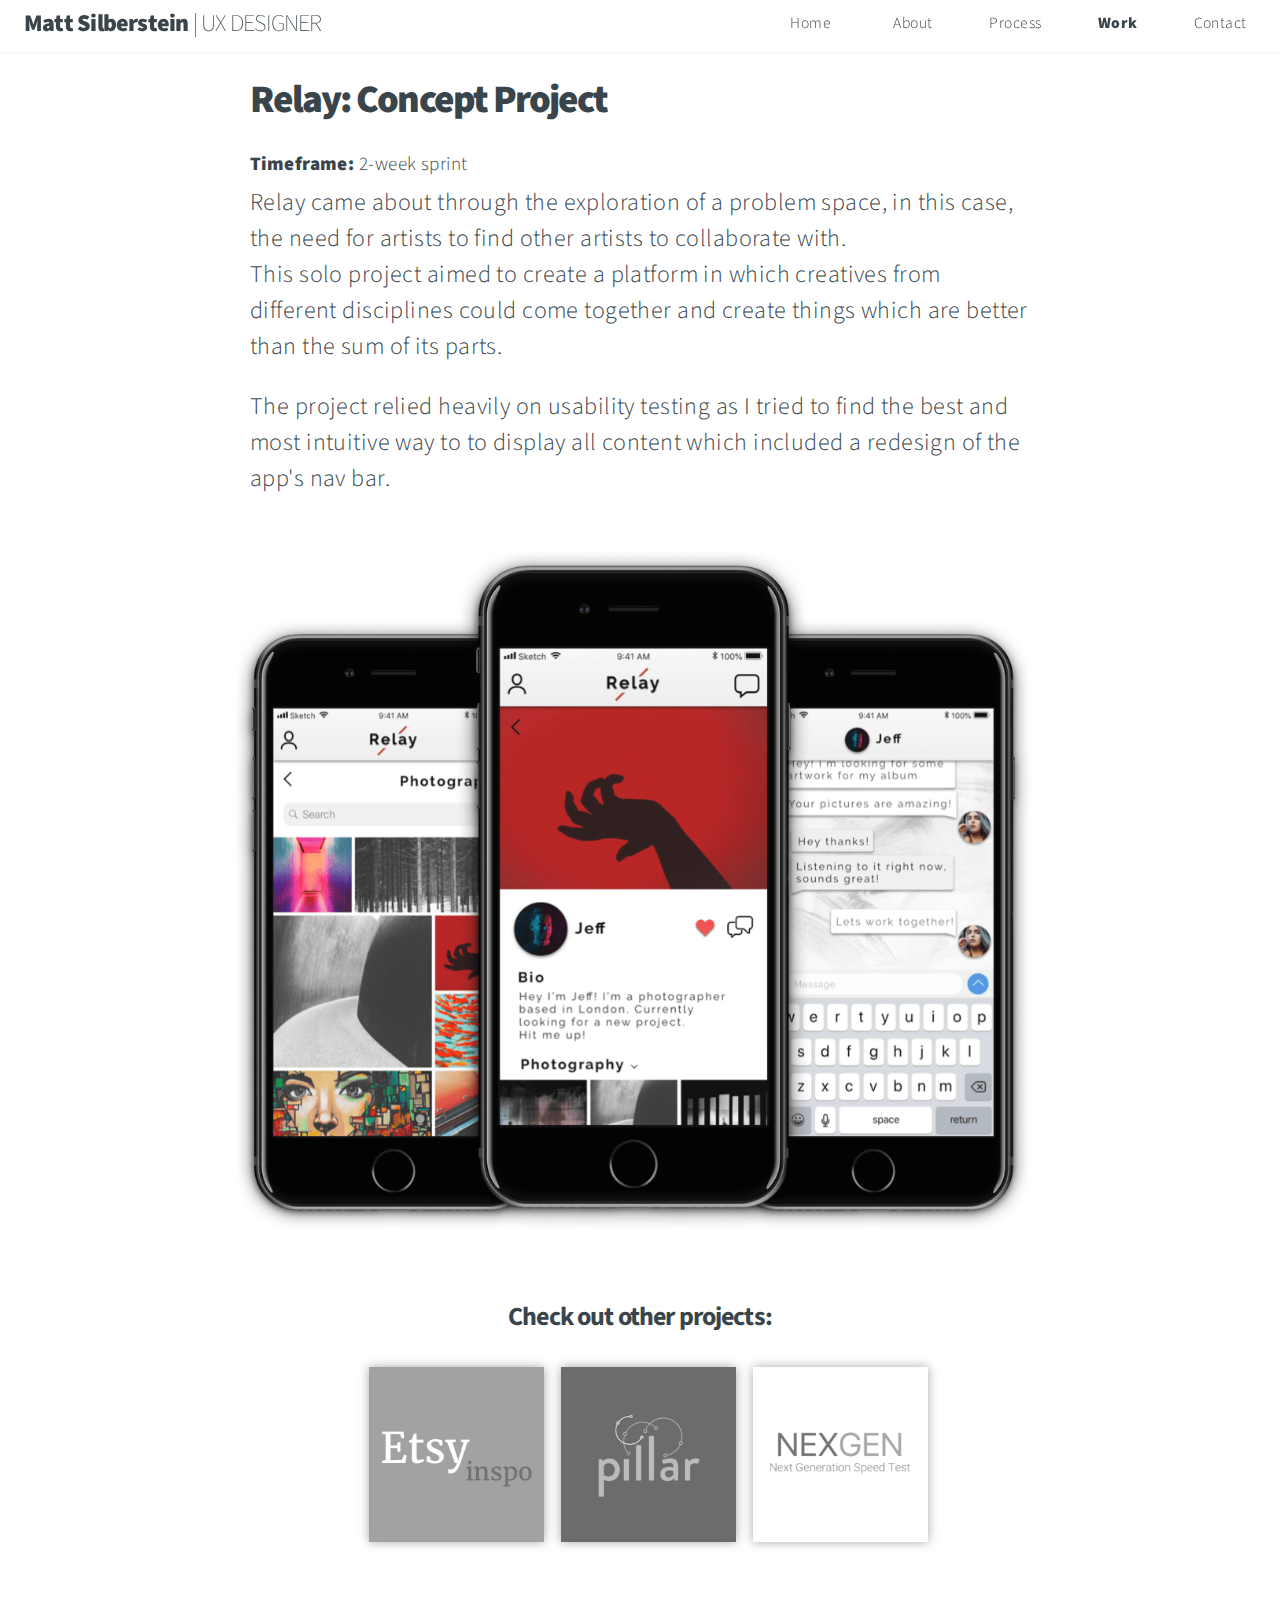
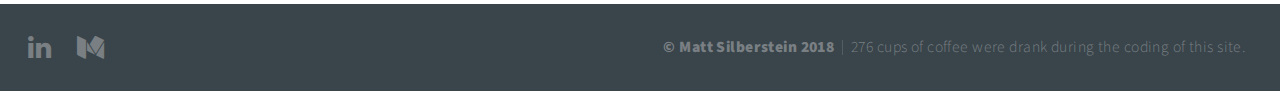
<file: relay.html>
<!DOCTYPE HTML>
<!--
	Big Picture by HTML5 UP
	html5up.net | @ajlkn
	Free for personal and commercial use under the CCA 3.0 license (html5up.net/license)
-->
<html>
	<head>
		<title>Relay - M Silberstein Portfolio</title>
		<meta charset="utf-8" />
		<meta name="viewport" content="width=device-width, initial-scale=1" />
		<!--[if lte IE 8]><script src="assets/js/ie/html5shiv.js"></script><![endif]-->
		<link rel="stylesheet" href="assets/css/main.css" />
		<!--[if lte IE 8]><link rel="stylesheet" href="assets/css/ie8.css" /><![endif]-->
		<!--[if lte IE 9]><link rel="stylesheet" href="assets/css/ie9.css" /><![endif]-->
		<link type="text/css" rel="stylesheet" href="assets/css/changes.css">
		<link type="text/css" rel="stylesheet" href="assets/css/changes.css">
		<link rel="apple-touch-icon" sizes="57x57" href="./coficon/apple-icon-57x57.png">
		<link rel="apple-touch-icon" sizes="60x60" href="./coficon/apple-icon-60x60.png">
		<link rel="apple-touch-icon" sizes="72x72" href="./coficon/apple-icon-72x72.png">
		<link rel="apple-touch-icon" sizes="76x76" href="./coficon/apple-icon-76x76.png">
		<link rel="apple-touch-icon" sizes="114x114" href="./coficon/apple-icon-114x114.png">
		<link rel="apple-touch-icon" sizes="120x120" href="./coficon/apple-icon-120x120.png">
		<link rel="apple-touch-icon" sizes="144x144" href="./coficon/apple-icon-144x144.png">
		<link rel="apple-touch-icon" sizes="152x152" href="./coficon/apple-icon-152x152.png">
		<link rel="apple-touch-icon" sizes="180x180" href="./coficon/apple-icon-180x180.png">
		<link rel="icon" type="image/png" sizes="192x192"  href="./coficon/android-icon-192x192.png">
		<link rel="icon" type="image/png" sizes="32x32" href="./coficon/favicon-32x32.png">
		<link rel="icon" type="image/png" sizes="96x96" href="./coficon/favicon-96x96.png">
		<link rel="icon" type="image/png" sizes="16x16" href="./coficon/favicon-16x16.png">
		<link rel="manifest" href="./coficon/manifest.json">
		<meta name="msapplication-TileColor" content="#ffffff">
		<meta name="msapplication-TileImage" content="/ms-icon-144x144.png">
		<meta name="theme-color" content="#ffffff">
	</head>
	<body>

		<!-- Header -->
		<header id="header">
			<a href="index.html"><h1>Matt Silberstein <span>| UX DESIGNER</span></h1></a>
			<nav>
				<ul>
					<li><a href="index.html">Home</a></li>
					<li><a href="index.html#work">About</a></li>
					<li><a href="index.html#process">Process</a></li>
					<li><a href="index.html#one"><strong>Work</strong></a></li>
					<li><a href="index.html#contact">Contact</a></li>
				</ul>
			</nav>
		</header>
<!--
		 Intro
			<section id="intro" class="main style1 dark fullscreen">
				<div class="content">
					<header>
						<h2>Hey! I'm Matt</h2>
					</header>
					<p>I drink coffee and design things.</p>
					<footer>
						<a href="#work" class="button style2 down">More</a>
					</footer>
				</div>
			</section> -->

			<!-- Work -->
				<section id="relay" class="main style3 primary">
					<div class="content">
							<h2>Relay: Concept Project</h2>
							<div class="smallp">
								<p><strong>Timeframe:</strong> 2-week sprint</p>
							</div>
							<p>Relay came about through the exploration of a problem space, in this case, the need for artists to find other artists to collaborate with.<br>This solo project aimed to create a platform in which creatives from different disciplines could come together and create things which are better than the sum of its parts.</p>
							<p>The project relied heavily on usability testing as I tried to find the best and most intuitive way to to display all content which included a redesign of the app's nav bar.</p>
							<!-- <div class="screens">
								<img src="./images/relay.png" alt="">
							</div> -->
							<div class="medium">
								<a href="https://medium.com/@matsilber/etsy-group-project-2a529c63c43" target="_blank" class="icon fa-medium"><strong><span>Read full case study on Medium</span></strong></a>
							</div>
							<div class="screens">
								<img src="./images/relay.png" alt="">
								<a href="https://medium.com/@matsilber/relay-case-study-479d9c8ab6aa" target="_blank">
									<div class="overlay3">
										<div class="text">Read full case study on Medium</div>
									</div>
								</a>
							</div>
							<!-- <div class="iteration">
								<img src="./images/iteration.png" alt="">
							</div>
							<div class="smiley">
								<img src="./images/smileys.png" alt="">
							</div>
							<div class="bottomimgs">
								<img class="mood" src="./images/moodboard.png" alt="">
								<img class="screen" src="./images/pillarscreen.jpg" alt="">
							</div> -->
							<!-- <h3>The Brief</h3>
							<p>Our job was to create a way for pregnant women and moms to log and keep track of their thoughts and feelings. This feature had to be included into their existing app and linked to their other already existing features.</p> -->
              <!-- <div class="flow">
	              <img src="./images/wireframes.png" alt="Wireframes">
              </div>
							<p class="italic">Early wireframes showing the main user flow.</p>
							<div class="flow">
              	<img src="./images/flow1.png" alt="User Flow">
              </div>
							<p class="italic">Diagram of the main user flow.</p>
							<p>Based on this flow I started putting together a mockup in order to discover how the app could be structured.<br><br> The platform selection wouldn't see any major changes in later iterations, but the results and the way the test was presented would changed dramatically.</p>
							<div class="screens">
								<img src="./images/nexgensc1.png" alt="Screen 1">
								<img src="./images/nexgensc2.png" alt="Screen 2">
								<img src="./images/nexgensc3.png" alt="Screen 3">
							</div>
							<p class="italic"><br>First mid fidelity mockups.</p>
							<p>In this early stage, the results where shown in terms or Download Speed, Upload Speed and Latency, much like a regular Speed Test. In addition, I included an option to see Advanced Results in hopes of catering to both tech savy and regular users alike.<br><br> An indicatior in the form of a smiley was added as a way to correlate those results with the streaming performance and to give a simple parameter for users to easily comprehend what do those results mean in terms of video streaming.</p> -->
							<!-- <h3>Process</h3>
							<p></p>
							<h3>The Solution</h3> -->
							<!-- <div class="screens">
								<img src="./images/nexgenv2.png" alt="Version 2 Screen 1">
								<img src="./images/nexgenv2_2.png" alt="Version 2 Screen 2">
								<img src="./images/nexgenv2_3.png" alt="Version 2 Screen 3">
							</div>
							<p class="italic"><br>Second iteration of the app showing new performance indicators.</p>
							<p>In order to better convey the results in terms of performance and not just connection speed we included several new icons which indicated the quality of the results.</p>
							<div class="result_icons">
								<img src="./images/resultsicon1.png" alt="Hourglass Icon">
								<img src="./images/resultsicon2.png" alt="Boat Icon">
								<img src="./images/resultsicon3.png" alt="Wings Icon">
								<img src="./images/resultsicon4.png" alt="Rocket Icon">
							</div>
							<p class="italic"><br>Series of icons showing the range of results.</p>
							<div class="drawings">
								<img src="./images/drawings.png" alt="Drawings">
							</div>
							<p class="italic"><br>Early sketches for the icons.</p>
							<p>This prototype was put together using Proto.io. Once the prototype was finished we began doing doing user testing straight away.</p>
							<h3>User Testing</h3>
							<p>We began doing user testing both internally and externally quite early in the development process. Internal testing was conducted by myself in order to get early feedback on the very first prototype we created.<br><br> External testing was done over Skype sessions, some of which I conducted myself and some of which I took notes of the feedback given by the testers. These tests provided valuable information and shone light on several issues in the design.<br><br> One of the first things we noticed was that users were confused by the way events such as Buffering, Jittering and HD availability were presented.<br> In some cases users were unfamiliar with these terms. For this reason, we knew we had to present them in a clearer way, include onboarding to explain their meaning and make sure the relation between the events and the video test was apparent.</p>
							<h3>Process</h3>
							<p>The process consisted of hi-fi prototypes, user testing feedback and several iterations. Early prototypes had a very playful look and showed video events during the test in the form of floating bubbles. After testing, we noticed that the bubbles created confusion and overwhelmed users during the test. A feeling which stayed with users and prevented them from understanding the results.<br><br> Later prototypes consisted of a more polished look, while still remaining friendly and playful. In addition, we redesigned the way events were showed in order to make them accessible and less confusing.<br><br> User testing of this prototype showed that people reacted better to this simplified approach to video events. Although some confusion still remained, the overall experience was a lot more accessible and by the second test performed most users had a good understanding of how the test worked.</p> -->
							<!-- <h3>Next Steps</h3>
							<p></p> -->
							<h4>Check out other projects:</h4>
							<div class="links">
								<a href="etsy.html"><img src="./images/etsylink1.png" alt=""></a>
								<a href="pillar.html"><img src="./images/pillarlink1.png" alt=""></a>
								<a href="nexgen.html"><img src="./images/nexgenlink1.png" alt=""></a>
							</div>
							<!-- <div id="navi">
								<div class="precase">
									<a href="pillar.html" class="jambonext icon fa-angle-left"></a>
									<a href="pillar.html"><span>Previous Case Study</span></a>
								</div>
								<div class="nextcase">
									<a href="nexgen.html"><span>Next Case Study</span></a>
									<a href="nexgen.html" class="jambonext icon fa-angle-right"></a>
								</div>
							</div> -->

						<!-- Gallery
							<div class="gallery">
								<article class="from-left">
									<a href="images/fulls/01.jpg" class="image fit"><img src="images/thumbs/01.jpg" title="The Anonymous Red" alt="" /></a>
								</article>
								<article class="from-right">
									<a href="images/fulls/02.jpg" class="image fit"><img src="images/thumbs/02.jpg" title="Airchitecture II" alt="" /></a>
								</article>
								<article class="from-left">
									<a href="images/fulls/03.jpg" class="image fit"><img src="images/thumbs/03.jpg" title="Air Lounge" alt="" /></a>
								</article>
								<article class="from-right">
									<a href="images/fulls/04.jpg" class="image fit"><img src="images/thumbs/04.jpg" title="Carry on" alt="" /></a>
								</article>
								<article class="from-left">
									<a href="images/fulls/05.jpg" class="image fit"><img src="images/thumbs/05.jpg" title="The sparkling shell" alt="" /></a>
								</article>
								<article class="from-right">
									<a href="images/fulls/06.jpg" class="image fit"><img src="images/thumbs/06.jpg" title="Bent IX" alt="" /></a>
								</article>
							</div> -->

					</div>
				</section>
<!--
		 One
			<section id="one" class="main style2 right dark fullscreen">
				<div class="content box style2">
					<header>
						<h2>NexGen</h2>
					</header>
					<p>Nexgen is a video speed test app by OpenSignal which aims to bring speed tests to a whole new level.</p>
					<div class="readmore">
						<span><a href="#">Read more</a></span>
					</div>
				</div>
				<a href="#two" class="button style2 down anchored">Next</a>
			</section>

		 Two
			<section id="two" class="main style2 left dark fullscreen">
				<div class="content box style2">
					<header>
						<h2>Signal Mapper</h2>
					</header>
					<p>Lorem ipsum dolor sit amet et sapien sed elementum egestas dolore condimentum.
					Fusce blandit ultrices sapien, in accumsan orci rhoncus eu. Sed sodales venenatis arcu,
					id varius justo euismod in. Curabitur egestas consectetur magna.</p>
					<div class="readmore">
						<span><a href="#">Read more</a></span>
					</div>
				</div>
				<a href="#three" class="button style2 down anchored">Next</a>
			</section>

			 Three
				<section id="three" class="main style2 right dark fullscreen">
					<div class="content box style2">
						<header>
							<h2>Jambo!</h2>
						</header>
						<p>Jambo! is a food deliver platform that aims to popularize african food in London.</p>
						<div class="readmore">
							<span><a href="#">Read more</a></span>
						</div>
					</div>
					<a href="#work" class="button style2 down anchored">Next</a>
				</section> -->

		<!-- Contact
			<section id="contact" class="main style3 secondary">
				<div class="content">
					<header>
						<h2>Say Hello!</h2>
						<p>Do you think I'm the right fit for your team? Send me a message, lets drink coffee and design things together.</p>
					</header>
					<div class="box">
						<form method="post" action="mailto:matsilber@gmail.com">
							<div class="field half first"><input type="text" name="name" placeholder="Name" /></div>
							<div class="field half"><input type="email" name="email" placeholder="Email" /></div>
							<div class="field"><textarea name="message" placeholder="Message" rows="6"></textarea></div>
							<ul class="actions">
								<li><input type="submit" value="Send Message" /></li>
							</ul>
						</form>
					</div>
				</div>
			</section> -->

			<!-- Footer -->
			<footer id="footer">

				<!-- Icons -->
					<ul class="actions">
						<li><a href="https://linkedin.com/in/matt-silberstein" target="_blank" class="icon fa-linkedin"><span class="label">LinkedIn</span></a></li>
						<li><a href="https://medium.com/@matsilber" target="_blank" class="icon fa-medium"><span class="label">Medium</span></a></li>
						<!-- <li><a href="#" class="icon fa-envelope-o"><span class="label">Email</span></a></li> -->
					</ul>

				<!-- Menu -->
					<ul class="menu">
						<li><strong>&copy; Matt Silberstein 2018</strong></li><li>276 cups of coffee were drank during the coding of this site.</a></li>
					</ul>

			</footer>

		<!-- Scripts -->
			<script src="assets/js/jquery.min.js"></script>
			<script src="assets/js/jquery.poptrox.min.js"></script>
			<script src="assets/js/jquery.scrolly.min.js"></script>
			<script src="assets/js/jquery.scrollex.min.js"></script>
			<script src="assets/js/skel.min.js"></script>
			<script src="assets/js/util.js"></script>
			<!--[if lte IE 8]><script src="assets/js/ie/respond.min.js"></script><![endif]-->
			<script src="assets/js/main.js"></script>

	</body>
</html>
</file>
<file: assets/css/ie8.css>
/*
	Big Picture by HTML5 UP
	html5up.net | @ajlkn
	Free for personal and commercial use under the CCA 3.0 license (html5up.net/license)
*/

/* Form */

	form input[type="text"],
	form input[type="email"],
	form input[type="password"],
	form select,
	form textarea {
		position: relative;
		-ms-behavior: url("assets/js/ie/PIE.htc");
		border: solid 1px;
	}

/* Button */

	input[type="button"],
	input[type="submit"],
	input[type="reset"],
	.button,
	button {
		position: relative;
		-ms-behavior: url("assets/js/ie/PIE.htc");
	}

		input[type="button"].down,
		input[type="submit"].down,
		input[type="reset"].down,
		.button.down,
		button.down {
			text-indent: 0;
		}

/* Footer */

	#footer {
		color: #fff;
	}

/* Intro */

	#intro {
		-ms-behavior: url("assets/js/ie/backgroundsize.min.htc");
		background: url("../../images/intro.jpg");
		background-size: cover;
	}

		#intro .content {
			position: relative;
			z-index: 1;
		}

		#intro:after {
			content: '';
			background: url("images/overlay.png");
			width: 100%;
			height: 100%;
			position: absolute;
			left: 0;
			top: 0;
		}

/* One */

	#one {
		-ms-behavior: url("assets/js/ie/backgroundsize.min.htc");
		background: url("../../images/one.jpg");
		background-size: cover;
	}

		#one .content {
			position: relative;
			z-index: 1;
		}

		#one.left:before, #one.right:after {
			content: '';
			background: url("images/overlay.png");
			width: 100%;
			height: 100%;
			position: absolute;
			left: 0;
			top: 0;
		}

/* Two */

	#two {
		-ms-behavior: url("assets/js/ie/backgroundsize.min.htc");
		background: url("../../images/two.jpg");
		background-size: cover;
	}

		#two .content {
			position: relative;
			z-index: 1;
		}

		#two.left:before, #two.right:after {
			content: '';
			background: url("images/overlay.png");
			width: 100%;
			height: 100%;
			position: absolute;
			left: 0;
			top: 0;
		}
</file>
<file: assets/css/ie9.css>
/*
	Big Picture by HTML5 UP
	html5up.net | @ajlkn
	Free for personal and commercial use under the CCA 3.0 license (html5up.net/license)
*/

/* Loader */

	body:before, body:after {
		display: none !important;
	}

/* Gallery */

	.gallery:after {
		content: '';
		display: block;
		clear: both;
	}

	.gallery article {
		float: left;
	}

/* Main */

	.main.fullscreen {
		min-height: 0;
	}

	.main.style1 > .content {
		margin: 0 auto;
	}

/* Poptrox */

	.poptrox-popup .loader {
		display: none !important;
	}
</file>
<file: assets/css/changes.css>
textarea {
  resize: none;
}
</file>
<file: assets/css/main.css>
@import url("https://fonts.googleapis.com/css?family=Source+Sans+Pro:300,900");
@import url("font-awesome.min.css");

/*
	Big Picture by HTML5 UP
	html5up.net | @ajlkn
	Free for personal and commercial use under the CCA 3.0 license (html5up.net/license)
*/

/* Reset */

	html, body, div, span, applet, object, iframe, h1, h2, h3, h4, h5, h6, p, blockquote, pre, a, abbr, acronym, address, big, cite, code, del, dfn, em, img, ins, kbd, q, s, samp, small, strike, strong, sub, sup, tt, var, b, u, i, center, dl, dt, dd, ol, ul, li, fieldset, form, label, legend, table, caption, tbody, tfoot, thead, tr, th, td, article, aside, canvas, details, embed, figure, figcaption, footer, header, hgroup, menu, nav, output, ruby, section, summary, time, mark, audio, video {
		margin: 0;
		padding: 0;
		border: 0;
		font-size: 100%;
		font: inherit;
		vertical-align: baseline;
	}

	article, aside, details, figcaption, figure, footer, header, hgroup, menu, nav, section {
		display: block;
	}

	body {
		line-height: 1;
	}

	ol, ul {
		list-style: none;
	}

	blockquote, q {
		quotes: none;
	}

	blockquote:before, blockquote:after, q:before, q:after {
		content: '';
		content: none;
	}

	table {
		border-collapse: collapse;
		border-spacing: 0;
	}

	body {
		-webkit-text-size-adjust: none;
	}

/* Box Model */

	*, *:before, *:after {
		-moz-box-sizing: border-box;
		-webkit-box-sizing: border-box;
		box-sizing: border-box;
	}

/* Basic */

	@-ms-viewport {
		width: device-width;
	}

	html {
		height: 100%;
	}

	body {
		background: #ffffff;
		height: 100%;
		min-width: 320px;
	}

		body.is-loading *, body.is-loading *:before, body.is-loading *:after {
			-moz-animation: none !important;
			-webkit-animation: none !important;
			-ms-animation: none !important;
			animation: none !important;
			-moz-transition: none !important;
			-webkit-transition: none !important;
			-ms-transition: none !important;
			transition: none !important;
		}

		p {
			font-size: 1.5rem;
			line-height: 1.5;
		}

/* Spinner */

	@-moz-keyframes spinner-rotate {
		0% {
			-moz-transform: scale(1) rotate(0deg);
			-webkit-transform: scale(1) rotate(0deg);
			-ms-transform: scale(1) rotate(0deg);
			transform: scale(1) rotate(0deg);
		}

		100% {
			-moz-transform: scale(1) rotate(360deg);
			-webkit-transform: scale(1) rotate(360deg);
			-ms-transform: scale(1) rotate(360deg);
			transform: scale(1) rotate(360deg);
		}
	}

	@-webkit-keyframes spinner-rotate {
		0% {
			-moz-transform: scale(1) rotate(0deg);
			-webkit-transform: scale(1) rotate(0deg);
			-ms-transform: scale(1) rotate(0deg);
			transform: scale(1) rotate(0deg);
		}

		100% {
			-moz-transform: scale(1) rotate(360deg);
			-webkit-transform: scale(1) rotate(360deg);
			-ms-transform: scale(1) rotate(360deg);
			transform: scale(1) rotate(360deg);
		}
	}

	@-ms-keyframes spinner-rotate {
		0% {
			-moz-transform: scale(1) rotate(0deg);
			-webkit-transform: scale(1) rotate(0deg);
			-ms-transform: scale(1) rotate(0deg);
			transform: scale(1) rotate(0deg);
		}

		100% {
			-moz-transform: scale(1) rotate(360deg);
			-webkit-transform: scale(1) rotate(360deg);
			-ms-transform: scale(1) rotate(360deg);
			transform: scale(1) rotate(360deg);
		}
	}

	@keyframes spinner-rotate {
		0% {
			-moz-transform: scale(1) rotate(0deg);
			-webkit-transform: scale(1) rotate(0deg);
			-ms-transform: scale(1) rotate(0deg);
			transform: scale(1) rotate(0deg);
		}

		100% {
			-moz-transform: scale(1) rotate(360deg);
			-webkit-transform: scale(1) rotate(360deg);
			-ms-transform: scale(1) rotate(360deg);
			transform: scale(1) rotate(360deg);
		}
	}

/* Loader */

	@-moz-keyframes spinner-show {
		0% {
			opacity: 0;
		}

		100% {
			opacity: 1;
		}
	}

	@-webkit-keyframes spinner-show {
		0% {
			opacity: 0;
		}

		100% {
			opacity: 1;
		}
	}

	@-ms-keyframes spinner-show {
		0% {
			opacity: 0;
		}

		100% {
			opacity: 1;
		}
	}

	@keyframes spinner-show {
		0% {
			opacity: 0;
		}

		100% {
			opacity: 1;
		}
	}

	@-moz-keyframes spinner-hide {
		0% {
			-moz-transform: scale(1) rotate(0deg);
			-webkit-transform: scale(1) rotate(0deg);
			-ms-transform: scale(1) rotate(0deg);
			transform: scale(1) rotate(0deg);
			color: #e5e6e7;
			z-index: 100001;
		}

		99% {
			-moz-transform: scale(0.5) rotate(360deg);
			-webkit-transform: scale(0.5) rotate(360deg);
			-ms-transform: scale(0.5) rotate(360deg);
			transform: scale(0.5) rotate(360deg);
			color: #e5e6e7;
			z-index: 100001;
		}

		100% {
			-moz-transform: scale(0.5) rotate(360deg);
			-webkit-transform: scale(0.5) rotate(360deg);
			-ms-transform: scale(0.5) rotate(360deg);
			transform: scale(0.5) rotate(360deg);
			color: #e5e6e7;
			z-index: -1;
		}
	}

	@-webkit-keyframes spinner-hide {
		0% {
			-moz-transform: scale(1) rotate(0deg);
			-webkit-transform: scale(1) rotate(0deg);
			-ms-transform: scale(1) rotate(0deg);
			transform: scale(1) rotate(0deg);
			color: #e5e6e7;
			z-index: 100001;
		}

		99% {
			-moz-transform: scale(0.5) rotate(360deg);
			-webkit-transform: scale(0.5) rotate(360deg);
			-ms-transform: scale(0.5) rotate(360deg);
			transform: scale(0.5) rotate(360deg);
			color: #e5e6e7;
			z-index: 100001;
		}

		100% {
			-moz-transform: scale(0.5) rotate(360deg);
			-webkit-transform: scale(0.5) rotate(360deg);
			-ms-transform: scale(0.5) rotate(360deg);
			transform: scale(0.5) rotate(360deg);
			color: #e5e6e7;
			z-index: -1;
		}
	}

	@-ms-keyframes spinner-hide {
		0% {
			-moz-transform: scale(1) rotate(0deg);
			-webkit-transform: scale(1) rotate(0deg);
			-ms-transform: scale(1) rotate(0deg);
			transform: scale(1) rotate(0deg);
			color: #e5e6e7;
			z-index: 100001;
		}

		99% {
			-moz-transform: scale(0.5) rotate(360deg);
			-webkit-transform: scale(0.5) rotate(360deg);
			-ms-transform: scale(0.5) rotate(360deg);
			transform: scale(0.5) rotate(360deg);
			color: #e5e6e7;
			z-index: 100001;
		}

		100% {
			-moz-transform: scale(0.5) rotate(360deg);
			-webkit-transform: scale(0.5) rotate(360deg);
			-ms-transform: scale(0.5) rotate(360deg);
			transform: scale(0.5) rotate(360deg);
			color: #e5e6e7;
			z-index: -1;
		}
	}

	@keyframes spinner-hide {
		0% {
			-moz-transform: scale(1) rotate(0deg);
			-webkit-transform: scale(1) rotate(0deg);
			-ms-transform: scale(1) rotate(0deg);
			transform: scale(1) rotate(0deg);
			color: #e5e6e7;
			z-index: 100001;
		}

		99% {
			-moz-transform: scale(0.5) rotate(360deg);
			-webkit-transform: scale(0.5) rotate(360deg);
			-ms-transform: scale(0.5) rotate(360deg);
			transform: scale(0.5) rotate(360deg);
			color: #e5e6e7;
			z-index: 100001;
		}

		100% {
			-moz-transform: scale(0.5) rotate(360deg);
			-webkit-transform: scale(0.5) rotate(360deg);
			-ms-transform: scale(0.5) rotate(360deg);
			transform: scale(0.5) rotate(360deg);
			color: #e5e6e7;
			z-index: -1;
		}
	}

	@-moz-keyframes overlay-hide {
		0% {
			opacity: 1;
			z-index: 100000;
		}

		15% {
			opacity: 1;
			z-index: 100000;
		}

		99% {
			opacity: 0;
			z-index: 100000;
		}

		100% {
			opacity: 0;
			z-index: -1;
		}
	}

	@-webkit-keyframes overlay-hide {
		0% {
			opacity: 1;
			z-index: 100000;
		}

		15% {
			opacity: 1;
			z-index: 100000;
		}

		99% {
			opacity: 0;
			z-index: 100000;
		}

		100% {
			opacity: 0;
			z-index: -1;
		}
	}

	@-ms-keyframes overlay-hide {
		0% {
			opacity: 1;
			z-index: 100000;
		}

		15% {
			opacity: 1;
			z-index: 100000;
		}

		99% {
			opacity: 0;
			z-index: 100000;
		}

		100% {
			opacity: 0;
			z-index: -1;
		}
	}

	@keyframes overlay-hide {
		0% {
			opacity: 1;
			z-index: 100000;
		}

		15% {
			opacity: 1;
			z-index: 100000;
		}

		99% {
			opacity: 0;
			z-index: 100000;
		}

		100% {
			opacity: 0;
			z-index: -1;
		}
	}

	body {
		text-decoration: none;
	}

		body:before {
			-moz-animation: spinner-show 1.5s 1 0.25s ease forwards, spinner-hide 0.25s ease-in-out forwards !important;
			-webkit-animation: spinner-show 1.5s 1 0.25s ease forwards, spinner-hide 0.25s ease-in-out forwards !important;
			-ms-animation: spinner-show 1.5s 1 0.25s ease forwards, spinner-hide 0.25s ease-in-out forwards !important;
			animation: spinner-show 1.5s 1 0.25s ease forwards, spinner-hide 0.25s ease-in-out forwards !important;
			-moz-transform-origin: 50% 50%;
			-webkit-transform-origin: 50% 50%;
			-ms-transform-origin: 50% 50%;
			transform-origin: 50% 50%;
			-moz-osx-font-smoothing: grayscale;
			-webkit-font-smoothing: antialiased;
			font-family: FontAwesome;
			font-style: normal;
			font-weight: normal;
			text-transform: none !important;
			color: #e5e6e7;
			content: '\f1ce';
			cursor: default;
			display: block;
			font-size: 2em;
			height: 2em;
			left: 50%;
			line-height: 2em;
			margin: -1em 0 0 -1em;
			opacity: 0;
			position: fixed;
			text-align: center;
			top: 50%;
			width: 2em;
			z-index: -1;
		}

		body:after {
			-moz-animation: overlay-hide 1.5s ease-in forwards !important;
			-webkit-animation: overlay-hide 1.5s ease-in forwards !important;
			-ms-animation: overlay-hide 1.5s ease-in forwards !important;
			animation: overlay-hide 1.5s ease-in forwards !important;
			background: #ffffff;
			content: '';
			display: block;
			height: 100%;
			left: 0;
			opacity: 0;
			position: fixed;
			top: 0;
			width: 100%;
			z-index: -1;
		}

		body.is-loading:before {
			-moz-animation: spinner-show 1.5s 1 0.25s ease forwards, spinner-rotate 0.75s infinite linear !important;
			-webkit-animation: spinner-show 1.5s 1 0.25s ease forwards, spinner-rotate 0.75s infinite linear !important;
			-ms-animation: spinner-show 1.5s 1 0.25s ease forwards, spinner-rotate 0.75s infinite linear !important;
			animation: spinner-show 1.5s 1 0.25s ease forwards, spinner-rotate 0.75s infinite linear !important;
			z-index: 100001;
		}

		body.is-loading:after {
			-moz-animation: none !important;
			-webkit-animation: none !important;
			-ms-animation: none !important;
			animation: none !important;
			opacity: 1;
			z-index: 100000;
		}

	@media (-webkit-min-device-pixel-ratio: 2) {

		body:before {
			line-height: 2.025em;
		}

	}

/* Type */

	body, input, textarea, select {
		font-family: "Source Sans Pro", "sans-serif";
		font-weight: 300;
		font-size: 18pt;
		line-height: 1.75em;
		color: #39454b;
		letter-spacing: 0.025em;
	}

		@media screen and (max-width: 1920px) {

			body, input, textarea, select {
				font-size: 17pt;
			}

		}

		@media screen and (max-width: 1680px) {

			body, input, textarea, select {
				font-size: 15pt;
			}

		}

		@media screen and (max-width: 1280px) {

			body, input, textarea, select {
				font-size: 13pt;
			}

		}

		@media screen and (max-width: 1000px) {

			body, input, textarea, select {
				font-size: 13pt;
			}

		}

		@media screen and (max-width: 736px) {

			body, input, textarea, select {
				font-size: 12pt;
				line-height: 1.5em;
			}

		}

	h1, h2, h3, h4, h5, h6 {
		font-weight: 900;
		color: inherit;
		letter-spacing: -0.0325em;
	}

		h1 a, h2 a, h3 a, h4 a, h5 a, h6 a {
			color: inherit;
			text-decoration: none;
		}

	h2 {
		font-size: 2.25em;
		line-height: 1.25em;
		letter-spacing: -0.05em;
	}

	@media screen and (max-width: 736px) {

		h2 {
			font-size: 1.5em;
		}

	}

	strong, b {
		font-weight: 900;
		color: inherit;
	}

	em, i {
		font-style: italic;
	}

	a {
		-moz-transition: color 0.2s ease-in-out;
		-webkit-transition: color 0.2s ease-in-out;
		-ms-transition: color 0.2s ease-in-out;
		transition: color 0.2s ease-in-out;
		/* color: #98c593; */
		text-decoration: none;
	}

	sub {
		position: relative;
		top: 0.5em;
		font-size: 0.8em;
	}

	sup {
		position: relative;
		top: -0.5em;
		font-size: 0.8em;
	}

	hr {
		border: 0;
		border-top: solid 1px #e5e6e7;
	}

	blockquote {
		border-left: solid 0.5em #e5e6e7;
		padding: 1em 0 1em 2em;
		font-style: italic;
	}

	p, ul, ol, dl, table {
		margin-bottom: 1em;
	}

/* Box */

	.box {
		background: #ffffff;
		color: #39454b;
		padding: 2em;
	}

		.box > :last-child {
			margin-bottom: 0;
		}

		.box.style2 {
			padding: 3.5em 2.5em 3.5em 2.5em;
		}

		@media screen and (max-width: 736px) {

			.box {
				padding: 1em;
			}

				.box.style2 {
					padding: 1.5em 1.25em 1.5em 1.25em;
					background-color: rgba(255, 255, 255, 0.9);
				}

		}

/* Button */

	input[type="button"],
	input[type="submit"],
	input[type="reset"],
	.button,
	button {
		-moz-appearance: none;
		-webkit-appearance: none;
		-ms-appearance: none;
		appearance: none;
		-moz-transition: background-color 0.2s ease-in-out;
		-webkit-transition: background-color 0.2s ease-in-out;
		-ms-transition: background-color 0.2s ease-in-out;
		transition: background-color 0.2s ease-in-out;
		background-color: #98c593;
		border: 0;
		border-radius: 3.5em;
		color: #ffffff;
		cursor: pointer;
		display: inline-block;
		height: 3.5em;
		line-height: 3.5em;
		outline: 0;
		padding: 0 2em 0 2em;
		position: relative;
		text-align: center;
		text-decoration: none;
	}

		input[type="button"].down,
		input[type="submit"].down,
		input[type="reset"].down,
		.button.down,
		button.down {
			width: 5em;
			height: 5em;
			line-height: 4.5em;
			padding: 0;
			background-image: url("images/dark-arrow.svg");
			background-position: center center;
			background-repeat: no-repeat;
			text-indent: -10em;
			overflow: hidden;
		}

			input[type="button"].down.anchored,
			input[type="submit"].down.anchored,
			input[type="reset"].down.anchored,
			.button.down.anchored,
			button.down.anchored {
				bottom: 0;
				border-bottom: 0;
				border-radius: 3em 3em 0 0;
				height: 4.5em;
				margin-left: -2.5em;
			}

		input[type="button"].anchored,
		input[type="submit"].anchored,
		input[type="reset"].anchored,
		.button.anchored,
		button.anchored {
			position: absolute;
			left: 50%;
		}

		input[type="button"]:hover,
		input[type="submit"]:hover,
		input[type="reset"]:hover,
		.button:hover,
		button:hover {
			background-color: #a8cea4;
		}

		input[type="button"]:active,
		input[type="submit"]:active,
		input[type="reset"]:active,
		.button:active,
		button:active {
			background-color: #88bc82;
		}

		input[type="button"].style2,
		input[type="submit"].style2,
		input[type="reset"].style2,
		.button.style2,
		button.style2 {
			background-color: transparent;
			border: solid 2px #e5e6e7;
			color: inherit;
		}

			input[type="button"].style2:hover,
			input[type="submit"].style2:hover,
			input[type="reset"].style2:hover,
			.button.style2:hover,
			button.style2:hover {
				background-color: rgba(229, 230, 231, 0.25);
			}

			input[type="button"].style2:active,
			input[type="submit"].style2:active,
			input[type="reset"].style2:active,
			.button.style2:active,
			button.style2:active {
				background-color: rgba(229, 230, 231, 0.375);
			}

			input[type="button"].style2.down,
			input[type="submit"].style2.down,
			input[type="reset"].style2.down,
			.button.style2.down,
			button.style2.down {
				background-image: url("images/arrow.svg");
			}

/* Form */

	form {
		margin: 0 0 2em 0;
	}

		form .field {
			margin: 0 0 1.5em 0;
		}

			form .field.half {
				width: 50%;
				float: left;
				padding: 0 0 0 0.75em;
			}

				form .field.half.first {
					padding: 0 0.75em 0 0;
				}

		form > .actions {
			margin: 1.5em 0 0 0 !important;
		}

		@media screen and (max-width: 736px) {

			form .field {
				margin: 0 0 1em 0;
			}

				form .field.half {
					padding: 0 0 0 0.5em;
				}

					form .field.half.first {
						padding: 0 0.5em 0 0;
					}

			form > .actions {
				margin: 1em 0 0 0 !important;
			}

		}

		@media screen and (max-width: 480px) {

			form .field.half {
				width: 100%;
				float: none;
				padding: 0;
			}

				form .field.half.first {
					padding: 0;
				}

		}

	label {
		display: block;
	}

	input[type="text"],
	input[type="password"],
	input[type="email"],
	input[type="tel"],
	input[type="search"],
	input[type="url"],
	select,
	textarea {
		-moz-appearance: none;
		-webkit-appearance: none;
		-ms-appearance: none;
		appearance: none;
		-moz-transition: border-color 0.2s ease-in-out, color 0.2s ease-in-out;
		-webkit-transition: border-color 0.2s ease-in-out, color 0.2s ease-in-out;
		-ms-transition: border-color 0.2s ease-in-out, color 0.2s ease-in-out;
		transition: border-color 0.2s ease-in-out, color 0.2s ease-in-out;
		color: #39454b;
		display: block;
		width: 100%;
		padding: 0.65em 0.75em;
		background: none;
		border: solid 2px #e5e6e7;
		color: inherit;
		border-radius: 0.5em;
		outline: none;
	}

		input[type="text"]:focus,
		input[type="password"]:focus,
		input[type="email"]:focus,
		input[type="tel"]:focus,
		input[type="search"]:focus,
		input[type="url"]:focus,
		select:focus,
		textarea:focus {
			border-color: #9ac8e9;
		}

	input[type="text"],
	input[type="password"],
	input[type="email"],
	input[type="tel"],
	input[type="search"],
	input[type="url"],
	select {
		line-height: 1.35em;
	}

	textarea {
		min-height: 8em;
	}

	::-moz-focus-inner {
		border: 0;
	}

	::-webkit-input-placeholder {
		opacity: 0.375;
	}

	:-moz-placeholder {
		opacity: 0.375;
	}

	::-moz-placeholder {
		opacity: 0.375;
	}

	:-ms-input-placeholder {
		opacity: 0.375;
	}

	.formerize-placeholder {
		opacity: 0.375;
	}

/* Icon */

	.icon {
		text-decoration: none;
	}

		.icon:before {
			display: inline-block;
			font-family: FontAwesome;
			font-size: 1.25em;
			text-decoration: none;
			font-style: normal;
			font-weight: normal;
			line-height: 1;
			-webkit-font-smoothing: antialiased;
			-moz-osx-font-smoothing: grayscale;
		}

		.icon > .label {
			display: none;
		}

/* Image */

	.image {
		position: relative;
		display: inline-block;
	}

		.image:before {
			content: '';
			position: absolute;
			left: 0;
			top: 0;
			width: 100%;
			height: 100%;
			background: url("images/overlay.png");
		}

		.image img {
			display: block;
			width: 100%;
		}

		.image.featured {
			display: block;
			width: 100%;
			margin: 0 0 2em 0;
		}

		.image.fit {
			display: block;
			width: 100%;
		}

		.image.left {
			float: left;
			margin: 0 2em 2em 0;
		}

		.image.centered {
			display: block;
			margin: 0 0 2em 0;
		}

			.image.centered img {
				margin: 0 auto;
				width: auto;
			}

/* List */

	ul.default {
		list-style: disc;
		padding-left: 1em;
	}

		ul.default li {
			padding-left: 0.5em;
		}

	ul.icons {
		cursor: default;
	}

		ul.icons li {
			display: inline-block;
		}

		ul.icons a {
			display: inline-block;
			width: 2em;
			height: 2em;
			line-height: 2em;
			text-align: center;
			border: 0;
		}

	ul.menu {
		cursor: default;
	}

		ul.menu li {
			display: inline-block;
			line-height: 1em;
			border-left: solid 1px #e5e6e7;
			padding: 0 0 0 0.5em;
			margin: 0 0 0 0.5em;
		}

			ul.menu li:first-child {
				border-left: 0;
				padding-left: 0;
				margin-left: 0;
			}

	ul.actions {
		cursor: default;
	}

		ul.actions li {
			display: inline-block;
			margin: 0 0 0 0.5em;
		}

			ul.actions li:first-child {
				margin-left: 0;
			}

	ol.default {
		list-style: decimal;
		padding-left: 1.25em;
	}

		ol.default li {
			padding-left: 0.25em;
		}

/* Sections/Article */

	header {
		margin-bottom: 1em;
	}

		header p {
			display: block;
			margin: 1em 0 0 0;
			padding: 0 0 0.5em 0;
		}

	footer {
		margin-top: 2em;
	}

/* Table */

	table {
		width: 100%;
	}

		table.default {
			width: 100%;
		}

			table.default tbody tr:nth-child(2n+2) {
				background: rgba(229, 230, 231, 0.5);
			}

			table.default td {
				padding: 0.5em 1em 0.5em 1em;
			}

			table.default th {
				text-align: left;
				font-weight: 900;
				padding: 0.5em 1em 0.5em 1em;
			}

			table.default thead {
				background: #39454b;
				color: #ffffff;
			}

			table.default tfoot {
				background: #e5e6e7;
			}

/* Poptrox */

	.poptrox-popup {
		-moz-box-sizing: content-box;
		-webkit-box-sizing: content-box;
		-ms-box-sizing: content-box;
		box-sizing: content-box;
		background: #fff;
		padding-bottom: 3em;
		box-shadow: 0 0.1em 0.15em 0 rgba(0, 0, 0, 0.15);
	}

		.poptrox-popup .loader {
			position: absolute;
			top: 50%;
			left: 50%;
			margin: -1em 0 0 -1em;
			width: 2em;
			height: 2em;
			display: block;
			font-size: 2em;
		}

			.poptrox-popup .loader:before {
				-moz-animation: spinner-rotate 0.75s infinite linear !important;
				-webkit-animation: spinner-rotate 0.75s infinite linear !important;
				-ms-animation: spinner-rotate 0.75s infinite linear !important;
				animation: spinner-rotate 0.75s infinite linear !important;
				-moz-osx-font-smoothing: grayscale;
				-webkit-font-smoothing: antialiased;
				font-family: FontAwesome;
				font-style: normal;
				font-weight: normal;
				text-transform: none !important;
				color: #e5e6e7;
				content: '\f1ce';
				cursor: default;
				display: block;
				height: 2em;
				left: 0;
				line-height: 2em;
				position: absolute;
				text-align: center;
				top: 0;
				width: 2em;
			}

		.poptrox-popup .caption {
			position: absolute;
			bottom: 0;
			left: 0;
			background: #ffffff;
			width: 100%;
			height: 3em;
			line-height: 2.8em;
			text-align: center;
			cursor: default;
			z-index: 1;
			font-size: 0.9em;
		}

		.poptrox-popup .nav-next,
		.poptrox-popup .nav-previous {
			-moz-transition: opacity 0.2s ease-in-out;
			-webkit-transition: opacity 0.2s ease-in-out;
			-ms-transition: opacity 0.2s ease-in-out;
			transition: opacity 0.2s ease-in-out;
			position: absolute;
			top: 0;
			width: 50%;
			height: 100%;
			opacity: 0;
			cursor: pointer;
			background: rgba(0, 0, 0, 0.01);
			-webkit-tap-highlight-color: rgba(255, 255, 255, 0);
		}

		.poptrox-popup .nav-next:before,
		.poptrox-popup .nav-previous:before {
			content: '';
			position: absolute;
			width: 96px;
			height: 64px;
			background: url("images/poptrox-nav.svg");
			top: calc(50% - 1.5em);
			margin: -32px 0 0 0;
		}

		.poptrox-popup:hover .nav-next,
		.poptrox-popup:hover .nav-previous {
			opacity: 0.5;
		}

		.poptrox-popup:hover .nav-next:hover,
		.poptrox-popup:hover .nav-previous:hover {
			opacity: 1.0;
		}

		.poptrox-popup .nav-previous:before {
			-moz-transform: scaleX(-1);
			-webkit-transform: scaleX(-1);
			-ms-transform: scaleX(-1);
			transform: scaleX(-1);
			-ms-filter: "FlipH";
			filter: FlipH;
		}

		.poptrox-popup .nav-next {
			right: 0;
		}

			.poptrox-popup .nav-next:before {
				right: 0;
			}

		.poptrox-popup .nav-previous {
			left: 0;
		}

			.poptrox-popup .nav-previous:before {
				left: 0;
			}

		.poptrox-popup .closer {
			-moz-transition: opacity 0.2s ease-in-out;
			-webkit-transition: opacity 0.2s ease-in-out;
			-ms-transition: opacity 0.2s ease-in-out;
			transition: opacity 0.2s ease-in-out;
			position: absolute;
			top: 0;
			right: 0;
			width: 64px;
			height: 64px;
			text-indent: -9999px;
			z-index: 2;
			opacity: 0;
			-webkit-tap-highlight-color: rgba(255, 255, 255, 0);
		}

			.poptrox-popup .closer:before {
				content: '';
				display: block;
				position: absolute;
				right: 16px;
				top: 16px;
				width: 40px;
				height: 40px;
				border-radius: 100%;
				box-shadow: inset 0 0 0 2px #fff;
				background: url("images/poptrox-closer.svg") center center;
				color: #ffffff !important;
			}

		.poptrox-popup:hover .closer {
			opacity: 0.5;
		}

			.poptrox-popup:hover .closer:hover {
				opacity: 1.0;
			}

		body.is-touch .poptrox-popup .nav-next,
		body.is-touch .poptrox-popup .nav-previous,
		body.is-touch .poptrox-popup .closer {
			opacity: 1.0 !important;
		}

		@media screen and (max-width: 736px) {

			.poptrox-popup .nav-next:before,
			.poptrox-popup .nav-previous:before {
				width: 48px;
				height: 32px;
				background-size: contain;
				margin: -16px 0 0 0;
			}

			.poptrox-popup .closer:before {
				right: 12px;
				top: 12px;
				width: 20px;
				height: 20px;
				box-shadow: inset 0 0 0 1px #fff;
				background-size: contain;
				opacity: 0.65;
			}

		}

/* Gallery */

	.gallery {
		display: -moz-flex;
		display: -webkit-flex;
		display: -ms-flex;
		display: flex;
		-moz-flex-wrap: wrap;
		-webkit-flex-wrap: wrap;
		-ms-flex-wrap: wrap;
		flex-wrap: wrap;
		width: 45em;
		max-width: 100%;
		margin: 0 auto 2em auto;
	}

		.gallery article {
			-moz-transition: -moz-transform 1s ease, opacity 1s ease;
			-webkit-transition: -webkit-transform 1s ease, opacity 1s ease;
			-ms-transition: -ms-transform 1s ease, opacity 1s ease;
			transition: transform 1s ease, opacity 1s ease;
			-moz-transform: translateX(0);
			-webkit-transform: translateX(0);
			-ms-transform: translateX(0);
			transform: translateX(0);
			width: 50%;
			position: relative;
			opacity: 1.0;
		}

			.gallery article .image {
				margin: 0;
				display: block;
			}

			.gallery article:nth-last-child(1n) {
				-moz-transition-delay: 0.05s;
				-webkit-transition-delay: 0.05s;
				-ms-transition-delay: 0.05s;
				transition-delay: 0.05s;
			}

			.gallery article:nth-last-child(2n) {
				-moz-transition-delay: 0.05s;
				-webkit-transition-delay: 0.05s;
				-ms-transition-delay: 0.05s;
				transition-delay: 0.05s;
			}

			.gallery article:nth-last-child(2n) {
				-moz-transition-delay: 0.1s;
				-webkit-transition-delay: 0.1s;
				-ms-transition-delay: 0.1s;
				transition-delay: 0.1s;
			}

			.gallery article:nth-last-child(3n) {
				-moz-transition-delay: 0.1s;
				-webkit-transition-delay: 0.1s;
				-ms-transition-delay: 0.1s;
				transition-delay: 0.1s;
			}

			.gallery article:nth-last-child(3n) {
				-moz-transition-delay: 0.15s;
				-webkit-transition-delay: 0.15s;
				-ms-transition-delay: 0.15s;
				transition-delay: 0.15s;
			}

			.gallery article:nth-last-child(4n) {
				-moz-transition-delay: 0.15s;
				-webkit-transition-delay: 0.15s;
				-ms-transition-delay: 0.15s;
				transition-delay: 0.15s;
			}

			.gallery article:nth-last-child(4n) {
				-moz-transition-delay: 0.2s;
				-webkit-transition-delay: 0.2s;
				-ms-transition-delay: 0.2s;
				transition-delay: 0.2s;
			}

			.gallery article:nth-last-child(5n) {
				-moz-transition-delay: 0.2s;
				-webkit-transition-delay: 0.2s;
				-ms-transition-delay: 0.2s;
				transition-delay: 0.2s;
			}

			.gallery article:nth-last-child(5n) {
				-moz-transition-delay: 0.25s;
				-webkit-transition-delay: 0.25s;
				-ms-transition-delay: 0.25s;
				transition-delay: 0.25s;
			}

			.gallery article:nth-last-child(6n) {
				-moz-transition-delay: 0.25s;
				-webkit-transition-delay: 0.25s;
				-ms-transition-delay: 0.25s;
				transition-delay: 0.25s;
			}

			.gallery article:nth-last-child(6n) {
				-moz-transition-delay: 0.3s;
				-webkit-transition-delay: 0.3s;
				-ms-transition-delay: 0.3s;
				transition-delay: 0.3s;
			}

			.gallery article:nth-last-child(7n) {
				-moz-transition-delay: 0.3s;
				-webkit-transition-delay: 0.3s;
				-ms-transition-delay: 0.3s;
				transition-delay: 0.3s;
			}

			.gallery article:nth-last-child(7n) {
				-moz-transition-delay: 0.35s;
				-webkit-transition-delay: 0.35s;
				-ms-transition-delay: 0.35s;
				transition-delay: 0.35s;
			}

			.gallery article:nth-last-child(8n) {
				-moz-transition-delay: 0.35s;
				-webkit-transition-delay: 0.35s;
				-ms-transition-delay: 0.35s;
				transition-delay: 0.35s;
			}

			.gallery article:nth-last-child(8n) {
				-moz-transition-delay: 0.4s;
				-webkit-transition-delay: 0.4s;
				-ms-transition-delay: 0.4s;
				transition-delay: 0.4s;
			}

			.gallery article:nth-last-child(9n) {
				-moz-transition-delay: 0.4s;
				-webkit-transition-delay: 0.4s;
				-ms-transition-delay: 0.4s;
				transition-delay: 0.4s;
			}

			.gallery article:nth-last-child(9n) {
				-moz-transition-delay: 0.45s;
				-webkit-transition-delay: 0.45s;
				-ms-transition-delay: 0.45s;
				transition-delay: 0.45s;
			}

			.gallery article:nth-last-child(10n) {
				-moz-transition-delay: 0.45s;
				-webkit-transition-delay: 0.45s;
				-ms-transition-delay: 0.45s;
				transition-delay: 0.45s;
			}

			.gallery article:nth-last-child(10n) {
				-moz-transition-delay: 0.5s;
				-webkit-transition-delay: 0.5s;
				-ms-transition-delay: 0.5s;
				transition-delay: 0.5s;
			}

			.gallery article:nth-last-child(11n) {
				-moz-transition-delay: 0.5s;
				-webkit-transition-delay: 0.5s;
				-ms-transition-delay: 0.5s;
				transition-delay: 0.5s;
			}

			.gallery article:nth-last-child(11n) {
				-moz-transition-delay: 0.55s;
				-webkit-transition-delay: 0.55s;
				-ms-transition-delay: 0.55s;
				transition-delay: 0.55s;
			}

			.gallery article:nth-last-child(12n) {
				-moz-transition-delay: 0.55s;
				-webkit-transition-delay: 0.55s;
				-ms-transition-delay: 0.55s;
				transition-delay: 0.55s;
			}

			.gallery article:nth-last-child(12n) {
				-moz-transition-delay: 0.6s;
				-webkit-transition-delay: 0.6s;
				-ms-transition-delay: 0.6s;
				transition-delay: 0.6s;
			}

			.gallery article:nth-last-child(13n) {
				-moz-transition-delay: 0.6s;
				-webkit-transition-delay: 0.6s;
				-ms-transition-delay: 0.6s;
				transition-delay: 0.6s;
			}

			.gallery article:nth-last-child(13n) {
				-moz-transition-delay: 0.65s;
				-webkit-transition-delay: 0.65s;
				-ms-transition-delay: 0.65s;
				transition-delay: 0.65s;
			}

			.gallery article:nth-last-child(14n) {
				-moz-transition-delay: 0.65s;
				-webkit-transition-delay: 0.65s;
				-ms-transition-delay: 0.65s;
				transition-delay: 0.65s;
			}

			.gallery article:nth-last-child(14n) {
				-moz-transition-delay: 0.7s;
				-webkit-transition-delay: 0.7s;
				-ms-transition-delay: 0.7s;
				transition-delay: 0.7s;
			}

			.gallery article:nth-last-child(15n) {
				-moz-transition-delay: 0.7s;
				-webkit-transition-delay: 0.7s;
				-ms-transition-delay: 0.7s;
				transition-delay: 0.7s;
			}

			.gallery article:nth-last-child(15n) {
				-moz-transition-delay: 0.75s;
				-webkit-transition-delay: 0.75s;
				-ms-transition-delay: 0.75s;
				transition-delay: 0.75s;
			}

			.gallery article:nth-last-child(16n) {
				-moz-transition-delay: 0.75s;
				-webkit-transition-delay: 0.75s;
				-ms-transition-delay: 0.75s;
				transition-delay: 0.75s;
			}

			.gallery article:nth-last-child(16n) {
				-moz-transition-delay: 0.8s;
				-webkit-transition-delay: 0.8s;
				-ms-transition-delay: 0.8s;
				transition-delay: 0.8s;
			}

			.gallery article:nth-last-child(17n) {
				-moz-transition-delay: 0.8s;
				-webkit-transition-delay: 0.8s;
				-ms-transition-delay: 0.8s;
				transition-delay: 0.8s;
			}

			.gallery article:nth-last-child(17n) {
				-moz-transition-delay: 0.85s;
				-webkit-transition-delay: 0.85s;
				-ms-transition-delay: 0.85s;
				transition-delay: 0.85s;
			}

			.gallery article:nth-last-child(18n) {
				-moz-transition-delay: 0.85s;
				-webkit-transition-delay: 0.85s;
				-ms-transition-delay: 0.85s;
				transition-delay: 0.85s;
			}

			.gallery article:nth-last-child(18n) {
				-moz-transition-delay: 0.9s;
				-webkit-transition-delay: 0.9s;
				-ms-transition-delay: 0.9s;
				transition-delay: 0.9s;
			}

			.gallery article:nth-last-child(19n) {
				-moz-transition-delay: 0.9s;
				-webkit-transition-delay: 0.9s;
				-ms-transition-delay: 0.9s;
				transition-delay: 0.9s;
			}

			.gallery article:nth-last-child(19n) {
				-moz-transition-delay: 0.95s;
				-webkit-transition-delay: 0.95s;
				-ms-transition-delay: 0.95s;
				transition-delay: 0.95s;
			}

			.gallery article:nth-last-child(20n) {
				-moz-transition-delay: 0.95s;
				-webkit-transition-delay: 0.95s;
				-ms-transition-delay: 0.95s;
				transition-delay: 0.95s;
			}

			.gallery article:nth-last-child(20n) {
				-moz-transition-delay: 1s;
				-webkit-transition-delay: 1s;
				-ms-transition-delay: 1s;
				transition-delay: 1s;
			}

			.gallery article:nth-last-child(21n) {
				-moz-transition-delay: 1s;
				-webkit-transition-delay: 1s;
				-ms-transition-delay: 1s;
				transition-delay: 1s;
			}

			.gallery article:nth-last-child(21n) {
				-moz-transition-delay: 1.05s;
				-webkit-transition-delay: 1.05s;
				-ms-transition-delay: 1.05s;
				transition-delay: 1.05s;
			}

			.gallery article:nth-last-child(22n) {
				-moz-transition-delay: 1.05s;
				-webkit-transition-delay: 1.05s;
				-ms-transition-delay: 1.05s;
				transition-delay: 1.05s;
			}

			.gallery article:nth-last-child(22n) {
				-moz-transition-delay: 1.1s;
				-webkit-transition-delay: 1.1s;
				-ms-transition-delay: 1.1s;
				transition-delay: 1.1s;
			}

			.gallery article:nth-last-child(23n) {
				-moz-transition-delay: 1.1s;
				-webkit-transition-delay: 1.1s;
				-ms-transition-delay: 1.1s;
				transition-delay: 1.1s;
			}

			.gallery article:nth-last-child(23n) {
				-moz-transition-delay: 1.15s;
				-webkit-transition-delay: 1.15s;
				-ms-transition-delay: 1.15s;
				transition-delay: 1.15s;
			}

			.gallery article:nth-last-child(24n) {
				-moz-transition-delay: 1.15s;
				-webkit-transition-delay: 1.15s;
				-ms-transition-delay: 1.15s;
				transition-delay: 1.15s;
			}

		.gallery.inactive article {
			opacity: 0;
		}

			.gallery.inactive article.from-left {
				-moz-transform: translateX(-14em);
				-webkit-transform: translateX(-14em);
				-ms-transform: translateX(-14em);
				transform: translateX(-14em);
			}

			.gallery.inactive article.from-right {
				-moz-transform: translateX(14em);
				-webkit-transform: translateX(14em);
				-ms-transform: translateX(14em);
				transform: translateX(14em);
			}

			.gallery.inactive article.from-top {
				-moz-transform: translateY(-7em);
				-webkit-transform: translateY(-7em);
				-ms-transform: translateY(-7em);
				transform: translateY(-7em);
			}

			.gallery.inactive article.from-bottom {
				-moz-transform: translateY(7em);
				-webkit-transform: translateY(7em);
				-ms-transform: translateY(7em);
				transform: translateY(7em);
			}

		@media screen and (max-width: 480px) {

			.gallery {
				-moz-flex-wrap: nowrap;
				-webkit-flex-wrap: nowrap;
				-ms-flex-wrap: nowrap;
				flex-wrap: nowrap;
				-moz-flex-direction: column;
				-webkit-flex-direction: column;
				-ms-flex-direction: column;
				flex-direction: column;
			}

				.gallery article {
					width: 100%;
				}

		}

/* Header */

	#header {
		position: fixed;
		z-index: 10000;
		left: 0;
		top: 0;
		width: 100%;
		background: rgba(255, 255, 255, 0.95);
		height: 3em;
		line-height: 3em;
		box-shadow: 0 0 0.15em 0 rgba(0, 0, 0, 0.1);
	}

		#header h1 {
			position: absolute;
			left: 1em;
			top: -0.5em;
			height: 1em;
			line-height: 3em;
			font-size: 1.5rem;
			color: rgb(57,69,74);
		}

			#header h1 a {
				font-size: 1.25em;
			}

			#header span {
				font-weight: 200;
			}

		#intro .message {
			font-size: 1em;
			color: #A3A3A3;
		}

		#intro i {
			color: #A3A3A3;
			margin-top: 2em;
		}

		#header nav {
			position: absolute;
			right: 0.5em;
			top: 0;
			height: 3em;
			width: 40%;
		}

			#header nav ul {
				margin: 0;
				display: flex;
				justify-content: flex-end;
			}

				#header nav ul li {
					display: inline-block;
					/* margin-left: 0.5em; */
					font-size: 0.9em;
					vertical-align: top;
					width: 20%;
					text-align: center;
					/* margin: 0.25em; */
         }

					#header nav ul li a {
						display: block;
						color: inherit;
						text-decoration: none;
						height: 3em;
						line-height: 3em;
						/* padding: 0 1em 0 1em; */
						outline: 0;
					}

          #header nav ul li a:hover,
					nav li.active a {
						font-weight: bold;
					}

		@media screen and (max-width: 736px) {

			#header {
				height: 3em;
				line-height: 2.5em;
			}

				#header h1 {
					text-align: center;
					position: relative;
					left: 0;
					top: -5px;
					height: 2.5em;
					line-height: 2.5em;
				}

				#header p {
					text-align: center;
					position: relative;
					left: 0;
					top: -52px;
				}

					#header h1 a {
						font-size: 1em;
						text-decoration: none;
					}

				#header nav {
					display: none;
				}
		}

	body {
		padding-top: 3em;
	}

		@media screen and (max-width: 736px) {

			body {
				padding-top: 2.5em;
			}
		}

/* Main */

	.main {
		display: -moz-flex;
		display: -webkit-flex;
		display: -ms-flex;
		display: flex;
		position: relative;
		margin: 0;
		overflow-x: hidden;
	}

		.main > .content {
			width: 45em;
			max-width: calc(100% - 4em);
			margin: 0 auto;
		}

			.main > .content > :last-child {
				margin-bottom: 0;
			}

		.main.fullscreen {
			min-height: 100%;
		}

		.main.style1 {
			-moz-align-items: center;
			-webkit-align-items: center;
			-ms-align-items: center;
			align-items: center;
			-moz-justify-content: center;
			-webkit-justify-content: center;
			-ms-justify-content: center;
			justify-content: center;
			text-align: center;
			padding: 3em 0 3em 0;
		}

			.main.style1 h2 {
				font-size: 4.25em;
				line-height: 1em;
			}

			.main.style1 > .content {
				-moz-transition: opacity 1s ease;
				-webkit-transition: opacity 1s ease;
				-ms-transition: opacity 1s ease;
				transition: opacity 1s ease;
				-moz-transform: translateZ(0);
				-webkit-transform: translateZ(0);
				-ms-transform: translateZ(0);
				transform: translateZ(0);
				opacity: 1.0;
				margin: 0;
			}

			.main.style1.inactive > .content {
				opacity: 0;
			}

		.main.style2 {
			-moz-align-items: center;
			-webkit-align-items: center;
			-ms-align-items: center;
			align-items: center;
			-moz-justify-content: center;
			-webkit-justify-content: center;
			-ms-justify-content: center;
			justify-content: center;
			padding: 3em 0 3em 0;
			overflow: hidden;
		}

			.main.style2 > .content {
				-moz-transition: -moz-transform 1s ease;
				-webkit-transition: -webkit-transform 1s ease;
				-ms-transition: -ms-transform 1s ease;
				transition: transform 1s ease;
				-moz-transform: translateZ(0);
				-webkit-transform: translateZ(0);
				-ms-transform: translateZ(0);
				transform: translateZ(0);
				position: relative;
				width: 35%;
				margin: 0;
			}

			.main.style2.left {
				-moz-justify-content: -moz-flex-start;
				-webkit-justify-content: -webkit-flex-start;
				-ms-justify-content: -ms-flex-start;
				justify-content: flex-start;
			}

			.main.style2.right {
				-moz-justify-content: -moz-flex-end;
				-webkit-justify-content: -webkit-flex-end;
				-ms-justify-content: -ms-flex-end;
				justify-content: flex-end;
			}

			.main.style2.inactive.left > .content {
				-moz-transform: translateX(-100%);
				-webkit-transform: translateX(-100%);
				-ms-transform: translateX(-100%);
				transform: translateX(-100%);
			}

			.main.style2.inactive.right > .content {
				-moz-transform: translateX(100%);
				-webkit-transform: translateX(100%);
				-ms-transform: translateX(100%);
				transform: translateX(100%);
			}

		.main.style3 {
			/* text-align: center; */
			padding: 6em 0 6em 0;
		}

			.main.style3 .content > header {
				margin-bottom: 2em;
			}

			.main.style3.primary {
				background: #ffffff;
			}

			.main.style3.secondary {
				background: #f5f6f7;
				padding-top: 9em;
			}

		.main.dark {
			color: #ffffff;
		}

			.main.dark a {
				color: inherit;
			}

			.main.dark .button.style2 {
				border-color: #ffffff;
			}

				.main.dark .button.style2:hover {
					background-color: rgba(255, 255, 255, 0.125);
				}

				.main.dark .button.style2:active {
					background-color: rgba(255, 255, 255, 0.25);
				}

				.main.dark .button.style2.down {
					background-image: url("images/dark-arrow.svg");
					/* background-color: rgb(57, 69, 74); */
				}

		body.is-touch .main {
			background-attachment: scroll !important;
		}

i {
	margin-top: 20px;
}

		@media screen and (max-width: 1920px) {

			.main.style2 .content {
				width: 40%;
			}

		}

		@media screen and (max-width: 1280px) {

			.main.style2 .content {
				width: 50%;
			}

		}

		@media screen and (max-width: 1000px) {

			.main.style2 .content {
				width: 60%;
			}

		}

		@media screen and (max-width: 736px) {

			.main.fullscreen {
				height: auto !important;
			}

			.main.style1 {
				padding: 4em 15px 4em 15px;
			}

				.main.style1 h2 {
					font-size: 3em;
				}

			.main.style2 {
				padding: 6em 15px 6em 15px;
			}

				.main.style2:before, .main.style2:after {
					display: none !important;
				}

				.main.style2 .button.anchored {
					display: none;
				}

				.main.style2 .content {
					width: 100%;
					max-width: 100%;
					text-align: center;
					-moz-transform: none;
					-webkit-transform: none;
					-ms-transform: none;
					transform: none;
				}

			.main.style3 {
				text-align: center;
				padding: 3em 10px 3em 10px;
			}

		}

		@media screen and (max-width: 480px) {

			.main > .content {
				max-width: calc(100% - 1.5em);
			}

		}

/* Footer */

	#footer {
		position: relative;
		height: 5em;
		line-height: 5em;
		margin: 0;
		background: #39454b;
		color: rgba(185, 186, 187, 0.5);
		overflow: hidden;
	}

		#footer a {
			color: inherit;
		}

			#footer a:hover {
				color: #b9babb;
			}

		#footer ul.actions {
			position: absolute;
			left: 1em;
			top: 0.25em;
			height: 5em;
			line-height: 5em;
			margin: 0;
		}

			#footer ul.actions li {
				font-size: 1.25em;
				margin: 0;
			}

				#footer ul.actions li a {
					padding: 0.5em;
				}

		#footer ul.menu {
			position: absolute;
			right: 2em;
			top: 0;
			height: 5em;
			line-height: 5em;
			margin: 0;
		}

			#footer ul.menu li {
				border-left-color: rgba(185, 186, 187, 0.2);
				font-size: 0.9em;
			}

		@media screen and (max-width: 1000px) {

			#footer {
				height: auto;
				line-height: inherit;
				text-align: center;
				padding: 2em 1em 2em 1em;
			}

				#footer ul.actions {
					position: relative;
					left: 0;
					top: 0;
					height: auto;
					line-height: inherit;
					margin: 0 0 1em 0;
				}

				#footer ul.menu {
					position: relative;
					right: 0;
					top: 0;
					height: auto;
					line-height: inherit;
				}

		}

		@media screen and (max-width: 736px) {

			#footer ul.menu li {
				border-left: 0;
				padding: 1em 0 0 0;
				margin: 0;
				display: block;
			}

				#footer ul.menu li:first-child {
					padding-top: 0;
				}

				#footer ul.menu li a {
					line-height: 1.5em;
				}

		}

/* Intro */

	#intro {
		background: url("images/overla.png"), url("../../images/heromatt.png");
		background-size: 256px 256px, cover;
		background-attachment: fixed, fixed;
		background-position: top left, bottom center;
		background-repeat: repeat, no-repeat;
	}

	#intro p {
		font-size: 1.8rem;
		color: rgb(57,69,74);
	}

	#intro h2 {
		color: rgb(57,69,74);
	}

	@media screen and (max-width: 400px) {
		#intro {
			background: url("images/overla.png"), url("../../images/heromatts.png");
			background-size: 256px 256px, cover;
			background-attachment: fixed, fixed;
			background-position: top left, bottom center;
			background-repeat: repeat, no-repeat;
		}
	}

	#work {
		background: url("../../images/objects.png");
		background-size: cover;
		background-position: top left, bottom center;
		background-repeat: no-repeat;
	}

  #work h2 {
		margin-bottom: 2rem;
		text-align: center;
	}

	#work h3 {
		font-size: 1.8rem;
		text-align: center;
	}

  #work p {
	  text-align: left;
		margin-bottom: 2.5rem;
	}

	#work .diamond {
		display: flex;
		justify-content: center;
	}

	#work .diamond img {
		width: 1000px;
		height: 100%;
		margin-bottom: 6rem;
		margin-top: 3rem;
	}

	#cstudies .white {
		text-align: center;
		background-color: white;
	}

#work {
	padding-bottom: 2em;
}

@media screen and (min-width: 1300px) {
	#work {
		background: url("../../images/objectsbig.png");
		background-size: cover;
		background-position: top left, bottom center;
		background-repeat: no-repeat;
	}
}

@media screen and (max-width: 1200px) {
	#work {
		background: url("../../images/objectsresponsive.png");
		background-repeat: no-repeat;
	}
}

@media screen and (max-width: 1140px) {
	#work{
		background: url("../../images/objectsresponsive2.png");
		background-repeat: no-repeat;
	}
}

@media screen and (max-width: 1070px) {
		#work{
			background: none;
			background-color: white;
		}
		#work p {
			text-align: center;
		}
	}

/* @media screen and (max-width: 736px) {

	#work{
		background: url("../../images/objectsmobile.png");
		background-repeat: no-repeat;
	} */

	#work .diamond img {
		width: 95%;
		height: 100%;
		margin-bottom: 6rem;
		margin-top: 3rem;
	}
}

/* One */

	#two h2,  #four h2 {
		text-align: right;
	}

	#two p,  #four p {
		text-align: right;
	}

	#one h2, #three h2 {
		text-align: left;
	}

	#one {
		background: url("images/overlay.pn"), url("../../images/etsybanner.png");
		background-size: 256px 256px, cover;
		background-attachment: fixed, fixed;
		background-position: top left, center center;
		padding: 9em 0 9em 0;
	}

	#one span a {
		border: solid 1px black;
		padding: 0.7rem 1.5rem 0.7rem 1.5rem;
		font-size: 1.2rem;
		text-decoration: none;
	}

	#one span a:hover {
		font-weight: bold;
		border: solid 2px black
	}

  #one p {
	  margin-bottom: 2.5rem;
  }

	#one .readmore {
		display: flex;
		justify-content: flex-end;
	}

@media screen and (max-width: 736px) {
	#one .readmore {
	display: flex;
	justify-content: center;
	}

	#one h2, #two h2, #two p, #three h2, #four h2, #four p {
	text-align: center;
	}

	#three .readmore {
	display: flex;
	justify-content: center !important;
	}

	#intro p {
		font-size: 1.4em;
	}
 }

  #one .readmore a {
		font-size: 1.4rem;
	}

/* Two */

	#two {
		background: url("images/overlay.pn"), url("../../images/pillarhero.png");
		background-size: 256px 256px, cover;
		background-attachment: fixed, fixed;
		background-position: top left, center center;
		padding: 9em 0 9em 0;
	}

	#two span a {
		border: solid 1px black;
		padding: 0.7rem 1.5rem 0.7rem 1.5rem;
		font-size: 1.2rem;
		text-decoration: none;
	}

	#two span a:hover {
		font-weight: bold;
		border: solid 2px black
	}

	#two p {
		margin-bottom: 2.5rem;
	}

	#two .readmore a {
		font-size: 1.4rem;
	}

	/* Three */

		#three {
			background: url("images/overlay.pn"), url("../../images/relaybanner.png");
			background-size: 256px 256px, cover;
			background-attachment: fixed, fixed;
			background-position: top left, center center;
			padding: 9em 0 9em 0;
		}

		#three span a {
			border: solid 1px black;
			padding: 0.7rem 1.5rem 0.7rem 1.5rem;
			font-size: 1.2rem;
			text-decoration: none;
		}

  #three span a:hover {
		font-weight: bold;
		border: solid 2px black
	}

	#three p {
		margin-bottom: 2.5rem;
	}

	#three .readmore {
		display: flex;
		justify-content: flex-end;
	}

	#three .readmore a {
		font-size: 1.4rem;
	}

	/* Four */

		#four {
			background: url("images/overlay.pn"), url("../../images/nexgenhero.png");
			background-size: 256px 256px, cover;
			background-attachment: fixed, fixed;
			background-position: top left, center center;
			padding: 9em 0 9em 0;
		}

		#four span a {
			border: solid 1px black;
			padding: 0.7rem 1.5rem 0.7rem 1.5rem;
			font-size: 1.2rem;
			text-decoration: none;
		}

		#four span a:hover {
			font-weight: bold;
			border: solid 2px black
		}

	  #four p {
		  margin-bottom: 2.5rem;
	  }

	  #four .readmore a {
			font-size: 1.4rem;
		}


/* Nexgen */

/* #nexgen {
	text-align: left;
}

#nexgen .content {
	margin-top: -5rem;
}

#nexgen h2 {
	margin-bottom: 4rem;
}

#nexgen h3 {
	font-size: 1.5rem;
	margin-top: 2rem;
	margin-bottom: 1rem;
}

#nexgen p {
	font-size: 1.5rem;
	line-height: 1.5;
	width: 100%;
	margin-bottom: 5rem;
}

#nexgen .flow {
	display: flex;
	justify-content: center;
}

#nexgen .flow img {
	width: 1000px;
	margin-bottom: 1.5rem;
}

#nexgen .italic {
	font-style: italic;
	font-size: 1.2rem;
	font-family: "Georgia", sans-serif;
	text-align: center;
	/*color: #9E9E9E; */

/*
#nexgen .screens {
  display: flex;
	justify-content: space-around;
	width: 1000px;
	height: auto;
	padding: 2rem 2rem 2rem 0;
	margin-left: -7rem;
	background-color: #F5F5F5;
}

#nexgen .screens img {
	width: 250px;
	margin-left: 2rem;
}

#nexgen .result_icons {
  display: flex;
	justify-content: center;
	width: 1000px;
	height: auto;
	padding: 2rem 2rem 2rem 0;
	margin-left: -7rem;
	}

#nexgen .result_icons img {
	width: 100px;
	margin-left: 3.5rem;
}

#nexgen .drawings {
	display: flex;
	justify-content: center;
}

#nexgen .drawings img{
	width: 60%;
} */

/* pillar */

.smallp {
	display: flex;
}

#relay .smallp p, #pillar .smallp p, #etsy .smallp p, #nexgen .smallp p {
	font-size: 1.1em;
	margin-left: 0;
	margin-top: 0.5em;
	margin-bottom: 0.3em;
}

#pillar {
	text-align: left;
}

#pillar .content {
	margin-top: -5rem;
}

 #pillar h2 {
	margin-bottom: 1rem;
}

/* #pillar h3 {
	font-size: 1.5rem;
	margin-top: 2rem;
	margin-bottom: 1rem;
} */

#pillar p {
	font-size: 1.5rem;
	line-height: 1.5;
	width: 100%;
	margin-bottom: 1em;
}

/* #pillar .iteration {
	display: flex;
}

#pillar .iteration p {
	margin-top: .5em;
}

#pillar .iteration img {
	width: 500px;
	height: 500px;
}

#pillar .smiley {
	display: flex;
	margin-top: 3em;
	margin-bottom: 3em;
}

#pillar .smiley p {
	text-align: right;
	margin-top: 1em;
}

#pillar .smiley img {
	width: 55%;
	height: 55%;
}

#pillar .bottomimgs {
	display: flex;
}

#pillar .mood {
	width: 650px;
	height: 350px;
}

#pillar .screen {
	width: 200px;
	height: 400px;
} */

#pillar .medium {
	margin-bottom: 3em;
}

#pillar .medium a {
	color: black;
	font-size: 1.3rem;
	display: none;
}

#pillar .medium span {
	margin-left: .5em;
}

.medium a:hover {
text-decoration: underline;
}

#pillar {
	/* text-align: center; */
	padding: 6em 0 3em 0;
}

@media screen and (max-width: 840px) {
	#pillar .screens img {
		width: 600px;
		margin-left: 4em;
	}
}

@media screen and (max-width: 736px) {
	#pillar .screens img {
		width: 500px;
	}

	.overlay2 {
		display: none;
	}

	#pillar .medium a {
		display: flex;
		justify-content: center;
	}
}

@media screen and (max-width: 580px) {
	#pillar .screens img {
		width: 350px;
	}

	#pillar .mobile img {
		display: flex;
		width: 700px;
		justify-content: center;
	}

	#pillar p, h2, h4 {
		text-align: center;
	}

	#pillar h2 {
		margin-top: 1em;
		margin-bottom: 1em;
	}

	#nexgen .links, #pillar .links, #etsy .links, #relay .links {
		display: block;
		flex-direction: column;
		margin-top: 2em;
	}

	#pillar .links img {
		box-shadow: 0 0 10px grey;
		width: 175px;
		margin-bottom: 1em;
		margin-left: 10em;
	}

	#pillar .links a {
		opacity: 1;
		filter: grayscale(0);
	}

}

@media screen and (max-width: 400px) {
	#pillar .screens img {
		width: 350px;
		margin-left: 1em;
	}

	#pillar .links img {
		margin-bottom: 1em;
		margin-left: 5.6em;
	}
	.smallp {
		font-size: .85em;
		margin-left: .6em;
	}
}

/* etsy */

#etsy {
	text-align: left;
}

#etsy .content {
	margin-top: -5rem;
}

 #etsy h2 {
	margin-bottom: 1rem;
}

#etsy p {
	font-size: 1.5rem;
	line-height: 1.5;
	width: 100%;
	margin-bottom: 1em;
}

 .screens img {
	width: 900px;
	margin-left: -4em;
}

#etsy .medium {
	margin-bottom: 3em;
}

#etsy .medium a {
	color: black;
	font-size: 1.3rem;
	display: none;
}

#etsy .medium span {
	margin-left: .5em;
}

.medium a:hover {
text-decoration: underline;
}

#etsy {
	/* text-align: center; */
	padding: 6em 0 3em 0;
}

#etsy .mobile img {
	display: none;
}

@media screen and (max-width: 840px) {
	.screens img {
		width: 600px;
		margin-left: 4em;
	}
}

@media screen and (max-width: 736px) {
	.screens img {
		width: 500px;
	}

	.overlay1 {
		display: none;
	}

	#etsy .medium a {
		display: flex;
		justify-content: center;
	}
}

@media screen and (max-width: 580px) {
	#etsy .screens img {
		display: none;
	}

	#etsy .mobile img {
		display: flex;
		width: 700px;
		justify-content: center;
		margin-left: -6em;
	}

	#etsy p, h2, h4 {
		text-align: center;
	}

	#etsy h2 {
		margin-top: 1em;
		margin-bottom: 1em;
	}

	#nexgen .links, #pillar .links, #etsy .links, #relay .links {
		display: block;
		flex-direction: column;
		margin-top: 2em;
	}

	#etsy .links img {
		box-shadow: 0 0 10px grey;
		width: 175px;
		margin-bottom: 1em;
		margin-left: 10em;
	}

	#etsy .links a {
		opacity: 1;
		filter: grayscale(0);
	}
}

@media screen and (max-width: 400px) {
	#etsy .mobile img {
		margin-left: -10em;
	}

	#etsy .links img {
		margin-bottom: 1em;
		margin-left: 5.6em;
	}
	.smallp {
		font-size: .85em;
		margin-left: .6em;
	}
}

/* relay */

#relay {
	text-align: left;
}

#relay .content {
	margin-top: -5rem;
}

 #relay h2 {
	margin-bottom: 1rem;
}

#relay p {
	font-size: 1.5rem;
	line-height: 1.5;
	width: 100%;
	margin-bottom: 1em;
}

#relay .screens img {
	width: 800px;
	height: auto;
	margin-left: -1em;
}

#relay .medium {
	margin-bottom: 3em;
}

#relay .medium a {
	color: black;
	font-size: 1.3rem;
	display: none;
}

#relay .medium span {
	margin-left: 0.5em;
}

.medium a:hover {
text-decoration: underline;
}

#relay {
	/* text-align: center; */
	padding: 6em 0 3em 0;
}

@media screen and (max-width: 840px) {
	#relay .screens img {
		width: 600px;
		margin-left: 4em;
	}
}

@media screen and (max-width: 736px) {
	#relay .screens img {
		width: 500px;
	}

	.overlay3 {
		display: none;
	}

	#relay .medium a {
		display: flex;
		justify-content: center;
	}
}

@media screen and (max-width: 580px) {
	#relay .screens img {
		width: 350px;
		margin-left: 5em;
	}

	#relay .mobile img {
		display: flex;
		width: 700px;
		justify-content: center;
	}

	#relay p, h2, h4 {
		text-align: center;
	}

	#relay h2 {
		margin-top: 1em;
		margin-bottom: 1em;
	}

	#nexgen .links, #pillar .links, #etsy .links, #relay .links {
		display: block;
		flex-direction: column;
		margin-top: 2em;
	}

	#relay .links img {
		box-shadow: 0 0 10px grey;
		width: 175px;
		margin-bottom: 1em;
		margin-left: 10em;
	}

	#relay .links a {
		opacity: 1;
		filter: grayscale(0);
	}
}

@media screen and (max-width: 400px) {
	#relay .screens img {
		margin-left: 1em;
	}

	#relay .links img {
		margin-bottom: 1em;
		margin-left: 5.6em;
	}
	.smallp {
		font-size: .85em;
		margin-left: .6em;
	}
}

/* nexgen */

#nexgen {
	text-align: left;
}

#nexgen .content {
	margin-top: -5rem;
}

 #nexgen h2 {
	margin-bottom: 1rem;
}

#nexgen p {
	font-size: 1.5rem;
	line-height: 1.5;
	width: 100%;
	margin-bottom: 1em;
}

#nexgen .screens img {
	width: 800px;
	height: auto;
	margin-left: -1em;
}

#nexgen .medium {
	margin-bottom: 3em;
}

#nexgen .medium a {
	color: black;
	font-size: 1.3rem;
	display: none;
}

#nexgen .medium span {
	margin-left: 0.5em;
}

.medium a:hover {
text-decoration: underline;
}

#nexgen {
	/* text-align: center; */
	padding: 6em 0 3em 0;
}

@media screen and (max-width: 840px) {
	#nexgen .screens img {
		width: 600px;
		margin-left: 4em;
	}
}

@media screen and (max-width: 736px) {
	#nexgen .screens img {
		width: 500px;
	}

	.overlay4 {
		display: none;
	}

	#nexgen .medium a {
		display: flex;
		justify-content: center;
	}
}

@media screen and (max-width: 580px) {
	#nexgen .screens img {
		width: 350px;
		margin-left: 6em;
	}

	#nexgen .mobile img {
		display: flex;
		width: 700px;
		justify-content: center;
	}

	#nexgen p, h2, h4 {
		text-align: center;
	}

	#nexgen h2 {
		margin-top: 1em;
		margin-bottom: 1em;
	}

	#nexgen .links, #pillar .links, #etsy .links, #relay .links {
		display: block;
		flex-direction: column;
		margin-top: 2em;
		margin-left: 0.6em;
	}

	#nexgen .links img {
		box-shadow: 0 0 10px grey;
		width: 175px;
		margin-bottom: 1em;
		margin-left: 10em;
	}

	#nexgen .links a {
		opacity: 1;
		filter: grayscale(0);
	}
}

@media screen and (max-width: 400px) {
	#nexgen .screens img {
		width: 350px;
		margin-left: 1em;
	}

	#nexgen .links img {
		margin-bottom: 1em;
		margin-left: 5.6em;
	}
	.smallp {
		font-size: .85em;
		margin-left: .6em;
	}
}

/* #nexgen img:hover {
	filter: grayscale(100%) brightness(70%) contrast(1);
	transition-duration: 700ms;
} */

.overlay1 {
  position: absolute;
	top: 500px;
	bottom: 365px;
	left: 130px;
	right: 150px;
  opacity: 0;
  transition: .5s ease;
  background-color: rgba(0,0,0,0.5);
	border-radius: 2%;
}

.screens:hover .overlay1 {
  opacity: 1;
}

.overlay2 {
  position: absolute;
	top: 620px;
	bottom: 370px;
	left: 130px;
	right: 140px;
  opacity: 0;
  transition: .5s ease;
  background-color: rgba(0,0,0,0.5);
	border-radius: 2%;
}

.screens:hover .overlay2 {
  opacity: 1;
}

.overlay3 {
  position: absolute;
	top: 450px;
	bottom: 365px;
	left: 200px;
	right: 215px;
  opacity: 0;
  transition: .5s ease;
  background-color: rgba(0,0,0,0.5);
	border-radius: 2%;
}

.screens:hover .overlay3 {
  opacity: 1;
}

.overlay4 {
  position: absolute;
	top: 500px;
	bottom: 365px;
	left: 230px;
	right: 240px;
  opacity: 0;
  transition: .5s ease;
  background-color: rgba(0,0,0,0.5);
	border-radius: 2%;
}

.screens:hover .overlay4 {
  opacity: 1;
}

.text {
	line-height: 1.5;
  color: white;
  font-size: 40px;
	font-weight: bold;
  position: absolute;
  top: 50%;
  left: 50%;
  -webkit-transform: translate(-50%, -50%);
  -ms-transform: translate(-50%, -50%);
  transform: translate(-50%, -50%);
  text-align: center;
}

@media screen and (max-width: 1200px) {
	.overlay1 {
		position: absolute;
		top: 600px;
	  bottom: 500px;
	  left: 0;
	  right: 0;
		border-radius: 0;
	}

	.overlay2 {
		position: absolute;
		top: 750px;
	  bottom: 550px;
	  left: 0;
	  right: 0;
		border-radius: 0;
	}

	.overlay3 {
		position: absolute;
		top: 615px;
	  bottom: 475px;
	  left: 0;
	  right: 0;
		border-radius: 0;
	}

	.overlay4 {
		position: absolute;
		top: 800px;
	  bottom: 600px;
	  left: 0;
	  right: 0;
		border-radius: 0;
	}
}

#nexgen .links, #pillar .links, #etsy .links, #relay .links {
	display: flex;
	justify-content: center;
	margin-top: 2em;
}

.links a {
	opacity: 0.7;
	filter: grayscale(1);
}

.links img {
	box-shadow: 0 0 10px grey;
	width: 175px;
	margin-left: 1em;
}

#nexgen .links a:hover {
	opacity: 1;
	transition: .5s ease-in;
	filter: grayscale(0);
}

#pillar .links a:hover {
	opacity: 1;
	transition: .5s ease-in;
	filter: grayscale(0);
}

#etsy .links a:hover {
	opacity: 1;
	transition: .5s ease-in;
	filter: grayscale(0);
}

#relay .links a:hover {
	opacity: 1;
	transition: .5s ease-in;
	filter: grayscale(0);
}

h4 {
	text-align: center;
	font-size: 1.5em;
	font-weight: bold;
	margin-top: 2em;
}

/*#nexgen .flow {
	display: flex;
	justify-content: center;
}

 #nexgen .flow img {
	width: 1000px;
	margin-bottom: 1.5rem;
}

#nexgen .italic {
	font-style: italic;
	font-size: 1.2rem;
	font-family: "Georgia", sans-serif;
	text-align: center;
	/*color: #9E9E9E; */
}

/* #nexgen .screens {
  display: flex;
	justify-content: space-around;
	width: 1000px;
	height: auto;
	padding: 2rem 2rem 2rem 0;
	margin-left: -7rem;
	background-color: #F5F5F5;
}

#nexgen .screens img {
	width: 250px;
	margin-left: 2rem;
}

#nexgen .result_icons {
  display: flex;
	justify-content: center;
	width: 1000px;
	height: auto;
	padding: 2rem 2rem 2rem 0;
	margin-left: -7rem;
	}

#nexgen .result_icons img {
	width: 100px;
	margin-left: 3.5rem;
}

#nexgen .drawings {
	display: flex;
	justify-content: center;
}

#nexgen .drawings img{
	width: 60%;
}  */

.jimgs {
	display: flex;
	justify-content: space-around;
}

.jimgs img {
	width: auto;
	height: 23rem;
	margin-top: -2rem;
	margin-bottom: 1rem;
}

	#navi {
		display: flex;
		justify-content: space-between;
		margin-top: 2em;
		margin-bottom: -1em;
	}

	#navileft .nextcase {
		text-align: right;
	}

	.nextcase a {
		text-decoration: none;
		color: black;
	}

	.nextcase span:hover {
	text-decoration: underline;
	}

	.nextcase span {
		margin-left: 0.5rem;
		font-size: 1.5rem;
	}

		.precase a {
			text-decoration: none;
			color: black;
		}

		.precase span:hover {
		text-decoration: underline;
		}

		.precase span{
			margin-right: 0.5rem;
			font-size: 1.5rem;
		}

/* Contact */

	#contact {
		overflow: hidden;
		padding-bottom: 0;
	}

	.main.style3.secondary {
		background-image: url("../../images/coffeefooter.png");
		background-size: cover;
		background-position: top left, bottom center;
		background-repeat: no-repeat;
		text-align: center;
	}

	@media screen and (max-width: 736px) {
		.main.style3.secondary {
			background-image: url("../../images/coffeemobile.png");
			background-repeat: no-repeat;
			text-align: center;
		}
	}

	@media screen and (max-width: 580px) {
		.main.style3.secondary {
			background: url("../../images/coffeemobile2.png");
			background-repeat: no-repeat;
		}
	}

	.egg {
		margin-left: 25px;
	}

	.egg img {
		height: 35px;
		}

	#stash  {
		padding-top: 2em;
	}

	#stash h2 {
		margin-left: -3.5em;
		/* margin-left: .3em; */
		margin-bottom: 1em;

	}

	.title {
		display: flex;
		justify-content: flex-start;
		width: 1000px;
	}

	#mplay {
		width: 6%;
		height: 6%;
		margin-left: 19em;
	}

	#stash .threetop {
		display: inline-flex;
		width: 1280px;
		margin-left: -9.5em;
	}

	.threetop img {
		width: 350px;
		height: 350px;
		margin-left: 1em;
	}

	.mood img {
		width: 600px;
	}

	#stash .wrath {
		width: 1000px;
		display: flex;
	}

	.wrath img {
		width: 120%;
		height: 120%;
		margin-left: -12em;
	}

	#stash .monster {
		width: 1000px;
		display: flex;
	}

	.monster img {
		width: 120%;
		height: 120%;
		margin-left: -12em;
	}

	#stash .doodles {
		width: 1000px;
		display: flex;
	}

	.doodles img {
		width: 120%;
		height: 120%;
		margin-left: -12em;
	}

	#stash .pixel {
		display: flex;
		justify-content: space-between;
		padding-top: 4em;
	}

	.pixel img {
		width: 250px;
		height: 250px;
	}

	#stash .sverige {
		display: flex;
		justify-content: space-around;
		padding-top: 4em;
	}

	.sverige img {
		width: 550px;
		height: 550px;
		margin-left: 1em;
	}

	#stash .kstad {
		display: flex;
		justify-content: space-around;
		padding-top: 1em;
	}

	.kstad img {
		width: 550px;
		height: 750px;
		margin-left: 1em;
	}

	@media screen and (max-width: 736px) {

		.title {
			display: flex;
			justify-content: flex-start;
			width: 100%;
			margin-left: 4em;
		}

		#mplay {
			width: 6%;
			height: 6%;
			margin-left: 10em;
		}

	 #stash .threetop  {
		 display: inline-block;
		 width: 80%;
		 height: 10%;
		 justify-content: center;
		 margin-left: 0;
	 }

	 #stash .threetop img {
		 padding-bottom: 2em;
	 }

	#stash .wrath {
		width: 85%;
	}

	.wrath img {
		width: 120%;
		height: 120%;
		margin-left: 0;
	}

	#stash .doodles {
		width: 100%;
		display: flex;
	}

	.doodles img {
		width: 120%;
		height: 120%;
		margin-left: -4em;
	}

	#stash .monster {
		width: 100%;
		display: flex;
	}

	.monster img {
		width: 100%;
		height: 100%;
		margin-left: 0;
	}

	#stash .pixel {
		display: flex;
		justify-content: space-between;
		padding-top: 4em;
	}

	.pixel img {
		width: 250px;
		height: 250px;
	}

	#stash .sverige {
		display: flex;
		justify-content: space-around;
		padding-top: 4em;
	}

	.sverige img {
		width: 300px;
		height: 300px;
		margin-left: 1em;
	}

	#stash .kstad {
		display: flex;
		justify-content: space-around;
		padding-top: 1em;
	}

	.kstad img {
		width: 300px;
		height: 350px;
		margin-left: 1em;
	}
}

@media screen and (max-width: 580px) {

	.title {
		display: flex;
		justify-content: flex-start;
		width: 100%;
		margin-left: 3.5em;
	}

	#mplay {
		width: 7%;
		height: 7%;
		margin-left: 6em;
	}
}

@media screen and (max-width: 400px) {
	.title h2 {
		font-size: 1.2em;
	}
	.title {
		display: flex;
		justify-content: flex-start;
		width: 100%;
		margin-left: 3.5em;
	}

	#mplay {
		width: 10%;
		height: 10%;
		margin-left: .8em;
	}

 #stash .threetop  {
	 display: inline-block;
	 width: 40%;
	 height: 10%;
	 margin-top: 1em;
 }

 #stash .threetop img {
	 padding-bottom: 2em;
	 margin-left: -7em;
 }

#stash .wrath {
	width: 85%;
}

.wrath img {
	width: 120%;
	height: 120%;
	margin-left: 0;
}

#stash .doodles {
	width: 100%;
	display: flex;
}

.doodles img {
	width: 120%;
	height: 120%;
	margin-left: -2em;
}

#stash .monster {
	width: 100%;
	display: flex;
}

.monster img {
	width: 100%;
	height: 100%;
	margin-left: 0;
}

#stash .pixel {
	display: flex;
	justify-content: space-between;
	padding-top: 4em;
}

.pixel img {
	width: 200px;
	height: 200px;
	margin-left: -1em;
}

#stash .sverige {
	display: flex;
	justify-content: space-around;
	padding-top: 4em;
}

.sverige img {
	width: 250px;
	height: 250px;
	margin-left: 1em;
}

#stash .kstad {
	display: flex;
	justify-content: space-around;
	padding-top: 1em;
}

.kstad img {
	width: 250px;
	height: 250px;
	margin-left: 1em;
}
}

		#contact .box {
			-moz-transition: -moz-transform 1s ease;
			-webkit-transition: -webkit-transform 1s ease;
			-ms-transition: -ms-transform 1s ease;
			transition: transform 1s ease;
			-moz-transform: translateY(0);
			-webkit-transform: translateY(0);
			-ms-transform: translateY(0);
			transform: translateY(0);
			position: relative;
		}

		#contact.inactive .box {
			-moz-transform: translateY(100%);
			-webkit-transform: translateY(100%);
			-ms-transform: translateY(100%);
			transform: translateY(100%);
		}

		@media screen and (max-width: 736px) {

			#contact .box {
				padding-bottom: 2em;
			}
		}
</file>
